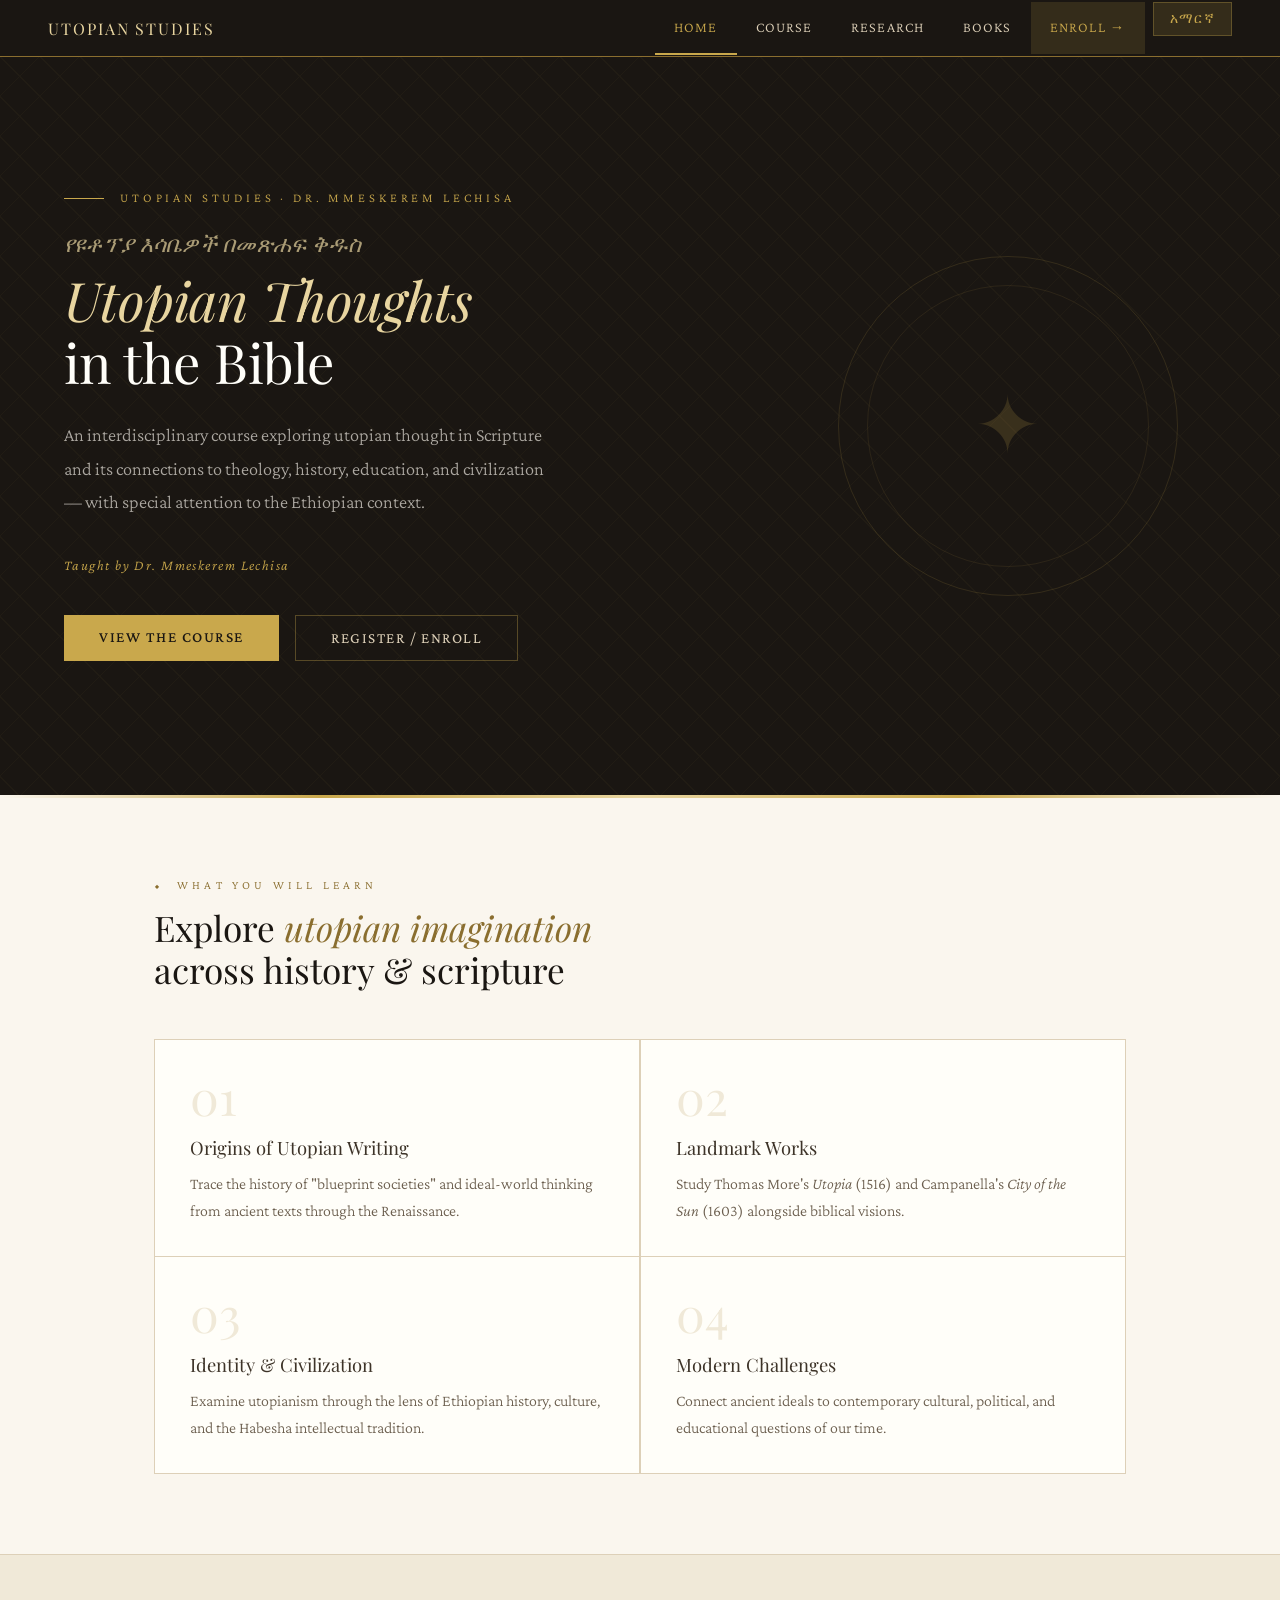
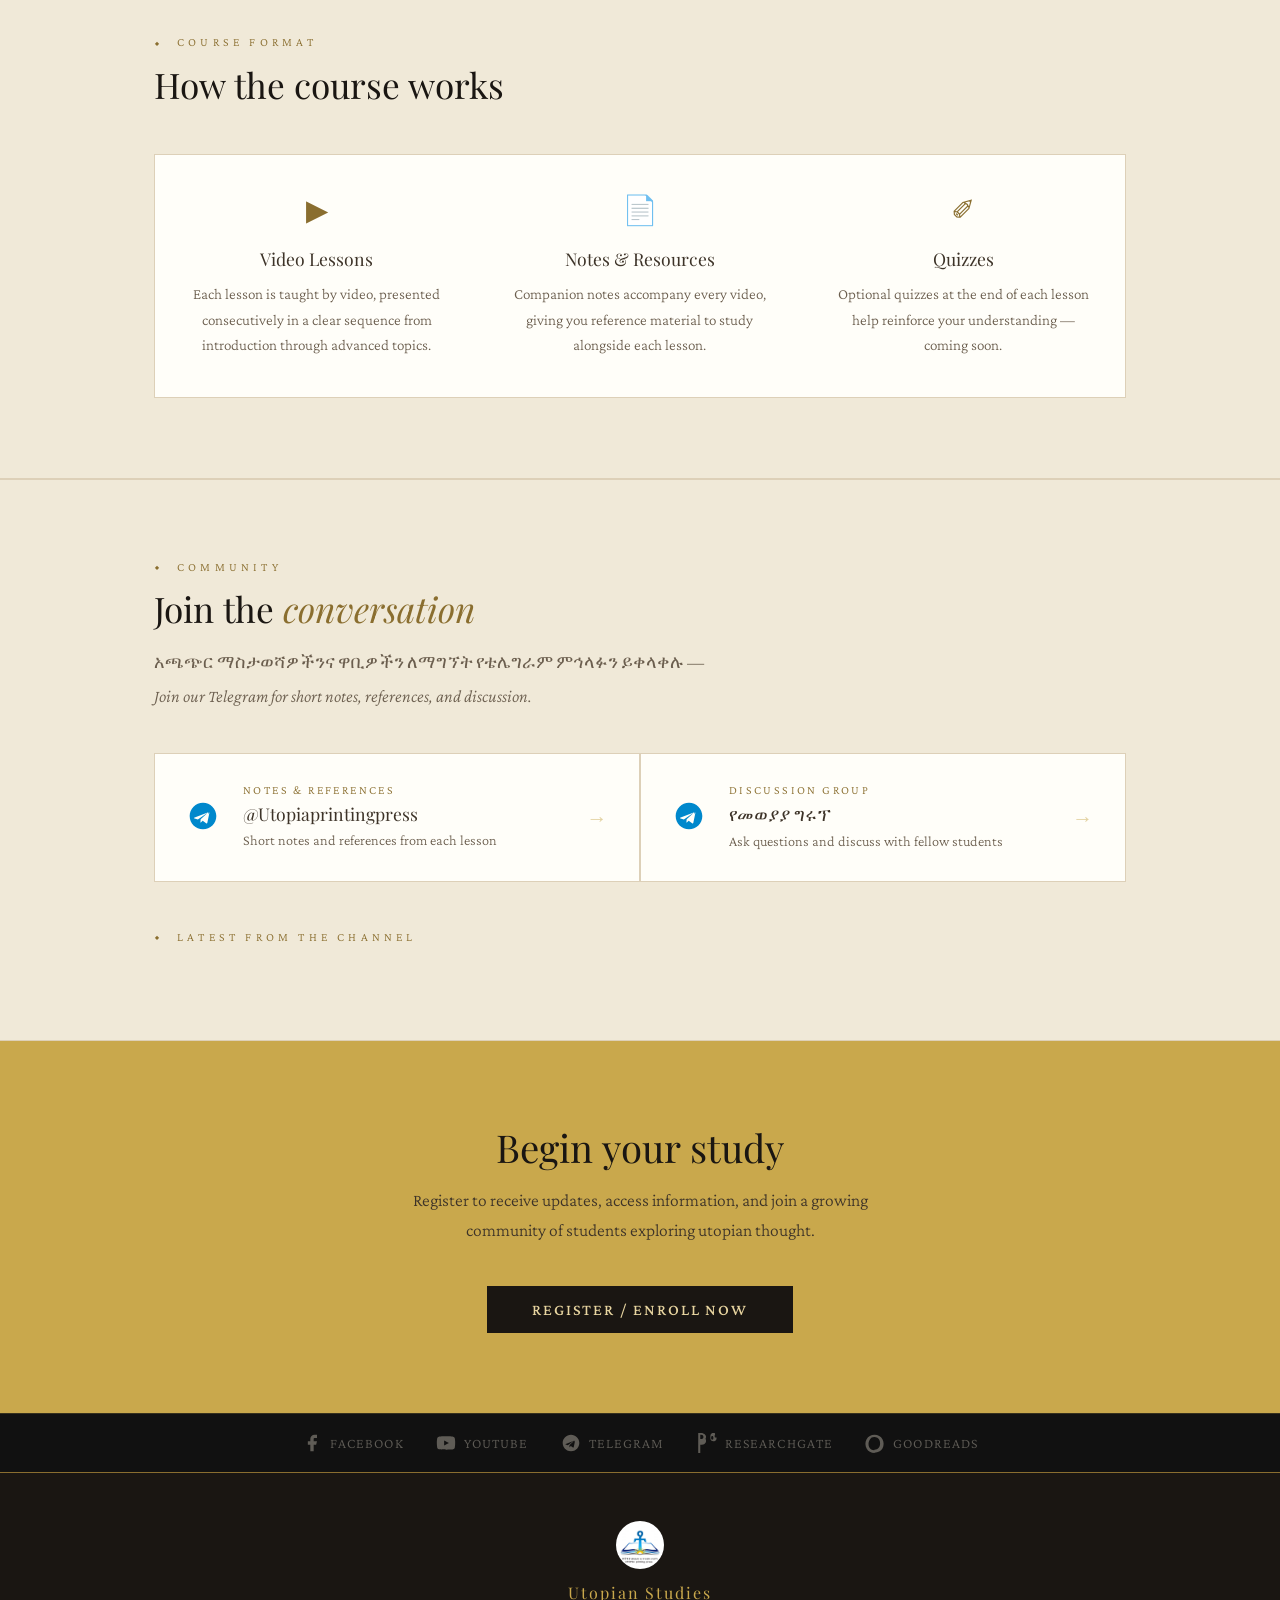
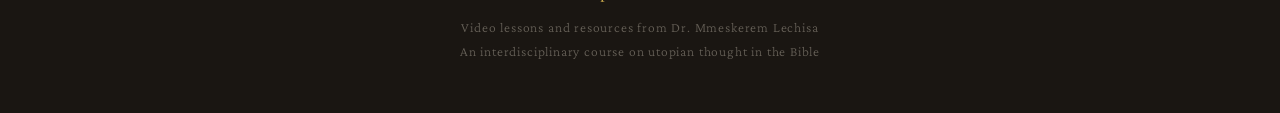
<file: index.html>
<!DOCTYPE html>
<html lang="en">
<head>
<meta charset="UTF-8">
<meta name="viewport" content="width=device-width, initial-scale=1">
<title>Home | Utopian Studies</title>
<meta name="description" content="Video lessons and resources from Dr. Mmeskerem Lechisa Debele.">
<link rel="preconnect" href="https://fonts.googleapis.com">
<link href="https://fonts.googleapis.com/css2?family=Playfair+Display:ital,wght@0,400;0,600;1,400&family=Crimson+Pro:ital,wght@0,300;0,400;0,500;1,300;1,400&display=swap" rel="stylesheet">
<link rel="stylesheet" href="css/style.css">
<style>
.telegram-section{background:var(--parchment-dark);border-top:1px solid var(--parchment-border);border-bottom:1px solid var(--parchment-border)}
.telegram-inner{padding-top:5rem;padding-bottom:5rem}
.telegram-intro{font-size:1.1rem;color:var(--ink-soft);line-height:1.9;margin-bottom:2.5rem;max-width:620px}
.telegram-cards{display:grid;grid-template-columns:1fr 1fr;gap:1.5px;background:var(--parchment-border);border:1.5px solid var(--parchment-border);margin-bottom:3rem}
.tg-card{background:var(--white);padding:1.8rem 2rem;display:flex;align-items:center;gap:1.5rem;text-decoration:none;transition:background 0.2s}
.tg-card:hover{background:var(--parchment)}
.tg-icon{color:#0088cc;flex-shrink:0}
.tg-info{flex:1}
.tg-label{font-size:0.75rem;letter-spacing:0.2em;text-transform:uppercase;color:var(--gold-dark);margin-bottom:0.3rem}
.tg-name{font-family:'Playfair Display',serif;font-size:1.1rem;color:var(--ink-mid);margin-bottom:0.3rem}
.tg-desc{font-size:0.9rem;color:var(--ink-soft);line-height:1.5}
.tg-arrow{color:var(--gold);font-size:1.3rem;opacity:0.5;transition:opacity 0.2s,transform 0.2s;flex-shrink:0}
.tg-card:hover .tg-arrow{opacity:1;transform:translateX(4px)}
.tg-embed-wrap{max-width:540px}
@media(max-width:700px){.telegram-cards{grid-template-columns:1fr}.tg-embed-wrap{max-width:100%}}
</style>
</head>
<body>

<nav>
  <a class="nav-brand" href="index.html" data-t="nav_brand"><img src="images/logo.jpg" alt="Utopia Printing Press logo" class="nav-logo">Utopian Studies</a>
  <button class="nav-toggle" aria-label="Toggle menu">&#9776;</button>
  <ul class="nav-links">
    <li><a href="index.html" class="active" data-t="nav_home">Home</a></li>
    <li><a href="course.html" data-t="nav_course">Course</a></li>
    <li><a href="about.html" data-t="nav_research">Research</a></li>
    <li><a href="books.html" data-t="nav_books">Books</a></li>
    <li><a href="enroll.html" class="nav-enroll" data-t="nav_enroll">Enroll &rarr;</a></li>
    <li><button id="lang-toggle-btn" onclick="toggleLang()" class="lang-btn">አማርኛ</button></li>
  </ul>
</nav>

<section class="hero">
  <div class="hero-bg-pattern"></div>
  <div class="hero-ornament"></div>
  <div class="hero-content">
    <div class="hero-eyebrow" data-t="hero_eyebrow">Utopian Studies &middot; Dr. Mmeskerem Lechisa Debele</div>
    <div class="hero-amharic" data-t="hero_amharic">የዩቶፕያ እሳቤዎች በመጽሐፍ ቅዱስ</div>
    <h1 class="hero-title" data-t="hero_title"><em>Utopian Thoughts</em><br>in the Bible</h1>
    <p class="hero-desc" data-t="hero_desc">An interdisciplinary course exploring utopian thought in Scripture and its connections to theology, history, education, and civilization.</p>
    <p class="hero-author" data-t="hero_author">Taught by Dr. Mmeskerem Lechisa Debele</p>
    <div class="hero-ctas">
      <a class="btn-primary" href="course.html" data-t="hero_btn1">View the Course</a>
      <a class="btn-outline" href="enroll.html" data-t="hero_btn2">Register / Enroll</a>
    </div>
  </div>
</section>

<div class="gold-divider"></div>

<div class="section">
  <div class="section-label" data-t="learn_label">What you will learn</div>
  <h2 class="section-title" data-t="learn_title">Explore <em>utopian imagination</em><br>across history &amp; scripture</h2>
  <div class="learn-grid">
    <div class="learn-card">
      <div class="learn-num">01</div>
      <h3 data-t="learn_1_h">Origins of Utopian Writing</h3>
      <p data-t="learn_1_p">Trace the history of "blueprint societies" and ideal-world thinking from ancient texts through the Renaissance.</p>
    </div>
    <div class="learn-card">
      <div class="learn-num">02</div>
      <h3 data-t="learn_2_h">Landmark Works</h3>
      <p data-t="learn_2_p">Study Thomas More's <em>Utopia</em> (1516) and Campanella's <em>City of the Sun</em> (1603) alongside biblical visions.</p>
    </div>
    <div class="learn-card">
      <div class="learn-num">03</div>
      <h3 data-t="learn_3_h">Identity &amp; Civilization</h3>
      <p data-t="learn_3_p">Examine utopianism through the lens of Ethiopian history, culture, and intellectual tradition.</p>
    </div>
    <div class="learn-card">
      <div class="learn-num">04</div>
      <h3 data-t="learn_4_h">Modern Challenges</h3>
      <p data-t="learn_4_p">Connect ancient ideals to contemporary cultural, political, and educational questions of our time.</p>
    </div>
  </div>
</div>

<div class="format-section">
  <div class="section format-section-inner">
    <div class="section-label" data-t="format_label">Course format</div>
    <h2 class="section-title" data-t="format_title">How the course works</h2>
    <div class="format-grid">
      <div class="format-card">
        <div class="format-icon">&#9654;</div>
        <h3 data-t="format_1_h">Video Lessons</h3>
        <p data-t="format_1_p">Each lesson is taught by video, presented consecutively in a clear sequence.</p>
      </div>
      <div class="format-card">
        <div class="format-icon">&#128196;</div>
        <h3 data-t="format_2_h">Notes &amp; Resources</h3>
        <p data-t="format_2_p">Companion notes accompany every video, giving you reference material to study.</p>
      </div>
      <div class="format-card">
        <div class="format-icon">&#10000;</div>
        <h3 data-t="format_3_h">Quizzes</h3>
        <p data-t="format_3_p">Optional quizzes at the end of each lesson help reinforce your understanding.</p>
      </div>
    </div>
  </div>
</div>

<div class="telegram-section">
  <div class="section telegram-inner">
    <div class="section-label" data-t="tg_label">Community</div>
    <h2 class="section-title" data-t="tg_title">Join the <em>conversation</em></h2>
    <p class="telegram-intro" data-t="tg_intro">አጫጭር ማስታወሻዎችንና ዋቢዎችን ለማግኘት የቴሌግራም ምኅላፉን ይቀላቀሉ</p>
    <div class="telegram-cards">
      <a class="tg-card" href="https://t.me/Utopiaprintingpress" target="_blank" rel="noopener">
        <div class="tg-icon">
          <svg viewBox="0 0 24 24" fill="none" width="32" height="32"><path d="M12 2C6.477 2 2 6.477 2 12s4.477 10 10 10 10-4.477 10-10S17.523 2 12 2zm4.93 7.057l-1.68 7.921c-.125.558-.453.694-.917.432l-2.54-1.873-1.226 1.18c-.135.135-.25.25-.512.25l.183-2.584 4.705-4.25c.204-.183-.045-.283-.316-.1L8.145 14.71l-2.503-.782c-.544-.17-.555-.544.114-.805l9.773-3.768c.453-.163.85.112.4 1.702z" fill="currentColor"/></svg>
        </div>
        <div class="tg-info">
          <div class="tg-label" data-t="tg_1_label">Notes &amp; References</div>
          <div class="tg-name" data-t="tg_1_name">@Utopiaprintingpress</div>
          <div class="tg-desc" data-t="tg_1_desc">Short notes and references from each lesson</div>
        </div>
        <div class="tg-arrow">&rarr;</div>
      </a>
      <a class="tg-card" href="https://t.me/+PyIFdfa0aEAzMmNk" target="_blank" rel="noopener">
        <div class="tg-icon">
          <svg viewBox="0 0 24 24" fill="none" width="32" height="32"><path d="M12 2C6.477 2 2 6.477 2 12s4.477 10 10 10 10-4.477 10-10S17.523 2 12 2zm4.93 7.057l-1.68 7.921c-.125.558-.453.694-.917.432l-2.54-1.873-1.226 1.18c-.135.135-.25.25-.512.25l.183-2.584 4.705-4.25c.204-.183-.045-.283-.316-.1L8.145 14.71l-2.503-.782c-.544-.17-.555-.544.114-.805l9.773-3.768c.453-.163.85.112.4 1.702z" fill="currentColor"/></svg>
        </div>
        <div class="tg-info">
          <div class="tg-label" data-t="tg_2_label">Discussion Group</div>
          <div class="tg-name" data-t="tg_2_name">የመወያያ ግሩፕ</div>
          <div class="tg-desc" data-t="tg_2_desc">Ask questions and discuss with fellow students</div>
        </div>
        <div class="tg-arrow">&rarr;</div>
      </a>
    </div>
    <div class="tg-embed-wrap">
      <div class="section-label" style="margin-bottom:1rem" data-t="tg_embed_label">Latest from the channel</div>
      <script async src="https://telegram.org/js/telegram-widget.js?22" data-telegram-post="Utopiaprintingpress/1" data-width="100%" data-color="C9A84C"></script>
    </div>
  </div>
</div>

<div class="register-section">
  <h2 data-t="reg_title">Begin your study</h2>
  <p data-t="reg_desc">Register to receive updates, access information, and join a growing community of students exploring utopian thought.</p>
  <a class="btn-dark" href="enroll.html" data-t="reg_btn">Register / Enroll Now</a>
</div>


<div class="social-bar">
  <div class="social-inner">
    <div class="social-links">
      <a href="https://www.facebook.com/meskerem.l.debele/" target="_blank" rel="noopener" class="social-link" aria-label="Facebook">
        <svg width="20" height="20" viewBox="0 0 24 24" fill="currentColor"><path d="M18 2h-3a5 5 0 00-5 5v3H7v4h3v8h4v-8h3l1-4h-4V7a1 1 0 011-1h3z"/></svg>
        <span>Facebook</span>
      </a>
      <a href="https://www.youtube.com/channel/UCU0HSw0Vh1EhM1_XMR0sj8A" target="_blank" rel="noopener" class="social-link" aria-label="YouTube">
        <svg width="20" height="20" viewBox="0 0 24 24" fill="currentColor"><path d="M22.54 6.42a2.78 2.78 0 00-1.95-1.96C18.88 4 12 4 12 4s-6.88 0-8.59.46a2.78 2.78 0 00-1.95 1.96A29 29 0 001 12a29 29 0 00.46 5.58A2.78 2.78 0 003.41 19.6C5.12 20 12 20 12 20s6.88 0 8.59-.46a2.78 2.78 0 001.95-1.95A29 29 0 0023 12a29 29 0 00-.46-5.58zM9.75 15.02V8.98L15.5 12l-5.75 3.02z"/></svg>
        <span>YouTube</span>
      </a>
      <a href="https://t.me/Utopiaprintingpress" target="_blank" rel="noopener" class="social-link" aria-label="Telegram Channel">
        <svg width="20" height="20" viewBox="0 0 24 24" fill="currentColor"><path d="M12 2C6.477 2 2 6.477 2 12s4.477 10 10 10 10-4.477 10-10S17.523 2 12 2zm4.93 7.057l-1.68 7.921c-.125.558-.453.694-.917.432l-2.54-1.873-1.226 1.18c-.135.135-.25.25-.512.25l.183-2.584 4.705-4.25c.204-.183-.045-.283-.316-.1L8.145 14.71l-2.503-.782c-.544-.17-.555-.544.114-.805l9.773-3.768c.453-.163.85.112.4 1.702z"/></svg>
        <span>Telegram</span>
      </a>
      <a href="https://www.researchgate.net/profile/Meskerem-Debele" target="_blank" rel="noopener" class="social-link" aria-label="ResearchGate">
        <svg width="20" height="20" viewBox="0 0 24 24" fill="currentColor"><path d="M19.586 0c-.818 0-1.508.19-2.073.565-.563.377-.97.936-1.213 1.68a3.193 3.193 0 00-.112.437 8.365 8.365 0 00-.078.53 9 9 0 00-.05.727c-.01.282-.013.621-.013 1.016a31.121 31.121 0 00.014 1.017 9 9 0 00.05.727 7.946 7.946 0 00.077.53 3.193 3.193 0 00.113.436c.242.744.65 1.303 1.213 1.68.565.376 1.255.564 2.073.564.737 0 1.398-.148 1.985-.44a3.396 3.396 0 001.388-1.218c.348-.523.521-1.148.521-1.877v-.84H19.63v.84c0 .545-.115.96-.345 1.246-.23.288-.558.43-.985.43-.427 0-.756-.142-.985-.43-.23-.287-.344-.7-.344-1.246V5.368c0-.568.112-.995.336-1.282.225-.287.557-.43.993-.43.427 0 .754.143.985.43.23.287.345.714.345 1.282v.839h1.879v-.84c0-.728-.174-1.353-.521-1.876A3.396 3.396 0 0021.57.44C20.984.148 20.323 0 19.586 0zM1.453 .089v23.823H3.93v-9.913h2.014c.96 0 1.815-.19 2.56-.566a4.116 4.116 0 001.742-1.63c.416-.706.624-1.548.624-2.523 0-.975-.208-1.817-.624-2.523A4.116 4.116 0 007.504.657C6.759.281 5.904.089 4.944.089zm2.478 2.014h.933c.883 0 1.578.228 2.085.684.506.456.76 1.09.76 1.903 0 .812-.254 1.446-.76 1.902-.507.456-1.202.684-2.085.684H3.93z"/></svg>
        <span>ResearchGate</span>
      </a>
      <a href="https://www.goodreads.com/author/show/22308841.Dr_Meskerem_Lechissa" target="_blank" rel="noopener" class="social-link" aria-label="Goodreads">
        <svg width="20" height="20" viewBox="0 0 24 24" fill="currentColor"><path d="M11.43 23.992c-2.111 0-3.998-.498-5.661-1.494a10.392 10.392 0 01-3.846-4.035C.975 16.95.5 15.124.5 13.007c0-2.145.472-4.026 1.415-5.644.942-1.617 2.234-2.88 3.875-3.787C7.431 2.67 9.306 2.216 11.43 2.216c2.111 0 3.993.458 5.647 1.374 1.654.917 2.945 2.18 3.875 3.787.93 1.608 1.395 3.43 1.395 5.467 0 2.118-.465 3.994-1.395 5.628-.93 1.635-2.22 2.912-3.875 3.828-1.654.917-3.536 1.375-5.647 1.375v.317zm-.26-3.83c1.39 0 2.61-.33 3.663-.99 1.053-.66 1.862-1.573 2.427-2.738.565-1.165.847-2.487.847-3.968 0-1.497-.28-2.82-.847-3.968-.565-1.148-1.374-2.053-2.427-2.713-1.053-.66-2.274-.99-3.663-.99-1.39 0-2.61.33-3.663.99C6.454 7.124 5.645 8.03 5.08 9.177c-.565 1.148-.848 2.47-.848 3.968 0 1.481.283 2.803.848 3.968.565 1.165 1.374 2.077 2.427 2.738 1.053.66 2.274.99 3.663.99z"/></svg>
        <span>Goodreads</span>
      </a>
    </div>
  </div>
</div>

<footer>
  <div class="footer-brand"><img src="images/logo.jpg" alt="Utopia Printing Press logo" class="footer-logo"><span data-t="nav_brand">Utopian Studies</span></div>
  <p data-t="footer_sub">Video lessons and resources from Dr. Mmeskerem Lechisa<br>An interdisciplinary course on utopian thought in the Bible</p>
</footer>

<script src="js/nav.js"></script>
<script src="js/lang.js"></script>
</body>
</html>
</file>
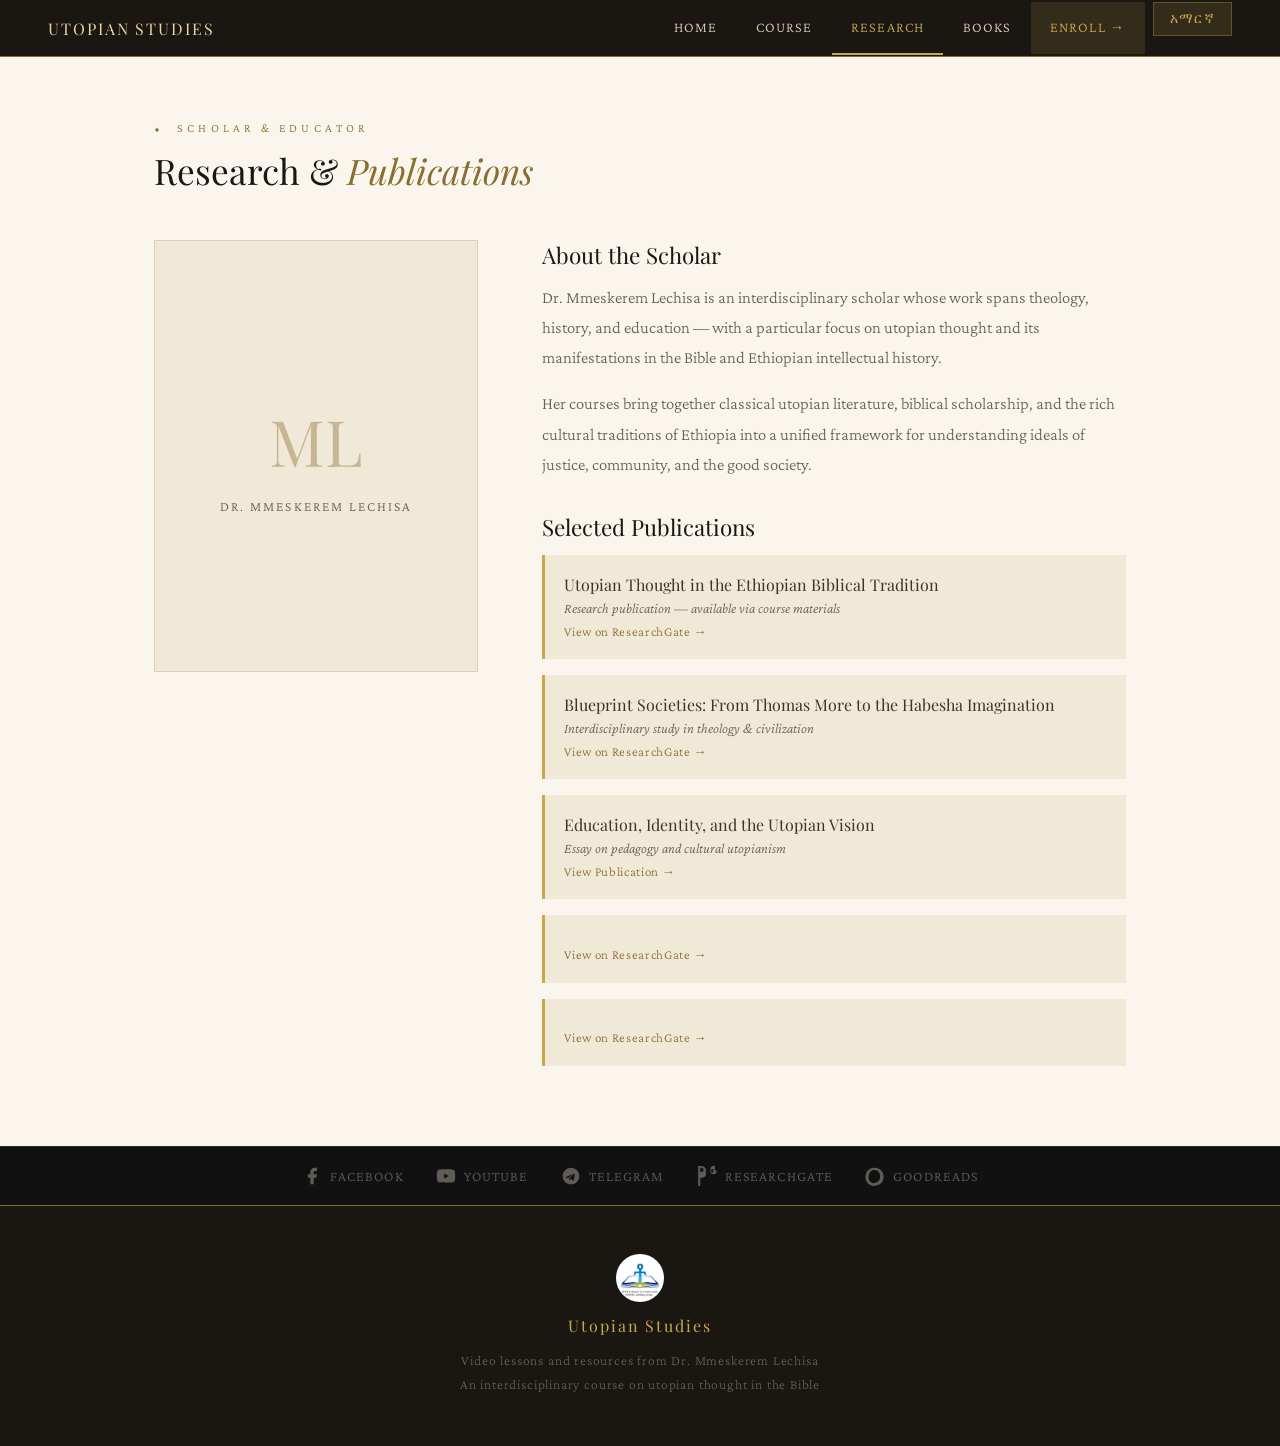
<file: about.html>
<!DOCTYPE html>
<html lang="en">
<head>
<meta charset="UTF-8">
<meta name="viewport" content="width=device-width, initial-scale=1">
<title>Research | Utopian Studies</title>
<link rel="preconnect" href="https://fonts.googleapis.com">
<link href="https://fonts.googleapis.com/css2?family=Playfair+Display:ital,wght@0,400;0,600;1,400&family=Crimson+Pro:ital,wght@0,300;0,400;0,500;1,300;1,400&display=swap" rel="stylesheet">
<link rel="stylesheet" href="css/style.css">
<style>
.pub-link{display:inline-block;margin-top:0.5rem;font-size:0.82rem;color:var(--gold-dark);text-decoration:none;letter-spacing:0.05em}
.pub-link:hover{color:var(--gold);text-decoration:underline}
</style>
</head>
<body>
<nav>
  <a class="nav-brand" href="index.html" data-t="nav_brand"><img src="images/logo.jpg" alt="Utopia Printing Press logo" class="nav-logo">Utopian Studies</a>
  <button class="nav-toggle" aria-label="Toggle menu">&#9776;</button>
  <ul class="nav-links">
    <li><a href="index.html" data-t="nav_home">Home</a></li>
    <li><a href="course.html" data-t="nav_course">Course</a></li>
    <li><a href="about.html" class="active" data-t="nav_research">Research</a></li>
    <li><a href="books.html" data-t="nav_books">Books</a></li>
    <li><a href="enroll.html" class="nav-enroll" data-t="nav_enroll">Enroll &rarr;</a></li>
    <li><button id="lang-toggle-btn" onclick="toggleLang()" class="lang-btn">አማርኛ</button></li>
  </ul>
</nav>
<div class="section" style="padding-top:4rem">
  <div class="section-label" data-t="about_label">Scholar &amp; Educator</div>
  <h1 class="section-title" data-t="about_title">Research &amp; <em>Publications</em></h1>
  <div class="about-layout" style="margin-top:3rem">
    <div class="about-portrait">
      <div class="portrait-initials">ML</div>
      <div class="portrait-caption" data-t="portrait_cap">Dr. Mmeskerem Lechisa</div>
    </div>
    <div class="about-body">
      <h3 data-t="about_h3_1">About the Scholar</h3>
      <p data-t="about_p1">Dr. Mmeskerem Lechisa is an interdisciplinary scholar whose work spans theology, history, and education.</p>
      <p data-t="about_p2">Her courses bring together classical utopian literature, biblical scholarship, and the rich cultural traditions of Ethiopia.</p>
      <h3 data-t="about_h3_2">Selected Publications</h3>
      <ul class="pub-list">
        <li>
          <div class="pub-title" data-t="pub_1_title">The Ethiopian Root of Thomas More's Utopia</div>
          <div class="pub-meta" data-t="pub_1_meta">Article &middot; January 2016 &middot; ResearchGate</div>
          <a href="https://www.researchgate.net/profile/Meskerem-Debele" target="_blank" rel="noopener" class="pub-link">View on ResearchGate &rarr;</a>
        </li>
        <li>
          <div class="pub-title" data-t="pub_2_title">Ethiopian Environmental Education from a Utopian Perspective</div>
          <div class="pub-meta" data-t="pub_2_meta">A comparative study of two children's outlooks &middot; University of Cincinnati</div>
          <a href="https://www.researchgate.net/profile/Meskerem-Debele" target="_blank" rel="noopener" class="pub-link">View on ResearchGate &rarr;</a>
        </li>
        <li>
          <div class="pub-title" data-t="pub_3_title">Curriculum as Unquestioned Hegemony</div>
          <div class="pub-meta" data-t="pub_3_meta">Bahir Dar Journal of Education &middot; Vol. 17 No. 1, 2017</div>
          <a href="https://journals.bdu.edu.et/index.php/bje/article/view/27" target="_blank" rel="noopener" class="pub-link">View Publication &rarr;</a>
        </li>
        <li>
          <div class="pub-title" data-t="pub_4_title">Views of Nature, the Environment and the Human-Nature Relationships in Ethiopian Primary School Textbooks</div>
          <div class="pub-meta" data-t="pub_4_meta">Bahir Dar University &middot; Department of Teacher Education and Curriculum Studies</div>
          <a href="https://www.researchgate.net/profile/Meskerem-Debele" target="_blank" rel="noopener" class="pub-link">View on ResearchGate &rarr;</a>
        </li>
        <li>
          <div class="pub-title" data-t="pub_5_title">Societal and Cultural Norms that Expose Children to Early Alcohol Use in Amhara Region</div>
          <div class="pub-meta" data-t="pub_5_meta">Article &middot; February 2023 &middot; Bahir Dar University</div>
          <a href="https://www.researchgate.net/profile/Meskerem-Debele" target="_blank" rel="noopener" class="pub-link">View on ResearchGate &rarr;</a>
        </li>
      </ul>
    </div>
  </div>
</div>

<div class="social-bar">
  <div class="social-inner">
    <div class="social-links">
      <a href="https://www.facebook.com/meskerem.l.debele/" target="_blank" rel="noopener" class="social-link" aria-label="Facebook">
        <svg width="20" height="20" viewBox="0 0 24 24" fill="currentColor"><path d="M18 2h-3a5 5 0 00-5 5v3H7v4h3v8h4v-8h3l1-4h-4V7a1 1 0 011-1h3z"/></svg>
        <span>Facebook</span>
      </a>
      <a href="https://www.youtube.com/channel/UCU0HSw0Vh1EhM1_XMR0sj8A" target="_blank" rel="noopener" class="social-link" aria-label="YouTube">
        <svg width="20" height="20" viewBox="0 0 24 24" fill="currentColor"><path d="M22.54 6.42a2.78 2.78 0 00-1.95-1.96C18.88 4 12 4 12 4s-6.88 0-8.59.46a2.78 2.78 0 00-1.95 1.96A29 29 0 001 12a29 29 0 00.46 5.58A2.78 2.78 0 003.41 19.6C5.12 20 12 20 12 20s6.88 0 8.59-.46a2.78 2.78 0 001.95-1.95A29 29 0 0023 12a29 29 0 00-.46-5.58zM9.75 15.02V8.98L15.5 12l-5.75 3.02z"/></svg>
        <span>YouTube</span>
      </a>
      <a href="https://t.me/Utopiaprintingpress" target="_blank" rel="noopener" class="social-link" aria-label="Telegram Channel">
        <svg width="20" height="20" viewBox="0 0 24 24" fill="currentColor"><path d="M12 2C6.477 2 2 6.477 2 12s4.477 10 10 10 10-4.477 10-10S17.523 2 12 2zm4.93 7.057l-1.68 7.921c-.125.558-.453.694-.917.432l-2.54-1.873-1.226 1.18c-.135.135-.25.25-.512.25l.183-2.584 4.705-4.25c.204-.183-.045-.283-.316-.1L8.145 14.71l-2.503-.782c-.544-.17-.555-.544.114-.805l9.773-3.768c.453-.163.85.112.4 1.702z"/></svg>
        <span>Telegram</span>
      </a>
      <a href="https://www.researchgate.net/profile/Meskerem-Debele" target="_blank" rel="noopener" class="social-link" aria-label="ResearchGate">
        <svg width="20" height="20" viewBox="0 0 24 24" fill="currentColor"><path d="M19.586 0c-.818 0-1.508.19-2.073.565-.563.377-.97.936-1.213 1.68a3.193 3.193 0 00-.112.437 8.365 8.365 0 00-.078.53 9 9 0 00-.05.727c-.01.282-.013.621-.013 1.016a31.121 31.121 0 00.014 1.017 9 9 0 00.05.727 7.946 7.946 0 00.077.53 3.193 3.193 0 00.113.436c.242.744.65 1.303 1.213 1.68.565.376 1.255.564 2.073.564.737 0 1.398-.148 1.985-.44a3.396 3.396 0 001.388-1.218c.348-.523.521-1.148.521-1.877v-.84H19.63v.84c0 .545-.115.96-.345 1.246-.23.288-.558.43-.985.43-.427 0-.756-.142-.985-.43-.23-.287-.344-.7-.344-1.246V5.368c0-.568.112-.995.336-1.282.225-.287.557-.43.993-.43.427 0 .754.143.985.43.23.287.345.714.345 1.282v.839h1.879v-.84c0-.728-.174-1.353-.521-1.876A3.396 3.396 0 0021.57.44C20.984.148 20.323 0 19.586 0zM1.453 .089v23.823H3.93v-9.913h2.014c.96 0 1.815-.19 2.56-.566a4.116 4.116 0 001.742-1.63c.416-.706.624-1.548.624-2.523 0-.975-.208-1.817-.624-2.523A4.116 4.116 0 007.504.657C6.759.281 5.904.089 4.944.089zm2.478 2.014h.933c.883 0 1.578.228 2.085.684.506.456.76 1.09.76 1.903 0 .812-.254 1.446-.76 1.902-.507.456-1.202.684-2.085.684H3.93z"/></svg>
        <span>ResearchGate</span>
      </a>
      <a href="https://www.goodreads.com/author/show/22308841.Dr_Meskerem_Lechissa" target="_blank" rel="noopener" class="social-link" aria-label="Goodreads">
        <svg width="20" height="20" viewBox="0 0 24 24" fill="currentColor"><path d="M11.43 23.992c-2.111 0-3.998-.498-5.661-1.494a10.392 10.392 0 01-3.846-4.035C.975 16.95.5 15.124.5 13.007c0-2.145.472-4.026 1.415-5.644.942-1.617 2.234-2.88 3.875-3.787C7.431 2.67 9.306 2.216 11.43 2.216c2.111 0 3.993.458 5.647 1.374 1.654.917 2.945 2.18 3.875 3.787.93 1.608 1.395 3.43 1.395 5.467 0 2.118-.465 3.994-1.395 5.628-.93 1.635-2.22 2.912-3.875 3.828-1.654.917-3.536 1.375-5.647 1.375v.317zm-.26-3.83c1.39 0 2.61-.33 3.663-.99 1.053-.66 1.862-1.573 2.427-2.738.565-1.165.847-2.487.847-3.968 0-1.497-.28-2.82-.847-3.968-.565-1.148-1.374-2.053-2.427-2.713-1.053-.66-2.274-.99-3.663-.99-1.39 0-2.61.33-3.663.99C6.454 7.124 5.645 8.03 5.08 9.177c-.565 1.148-.848 2.47-.848 3.968 0 1.481.283 2.803.848 3.968.565 1.165 1.374 2.077 2.427 2.738 1.053.66 2.274.99 3.663.99z"/></svg>
        <span>Goodreads</span>
      </a>
    </div>
  </div>
</div>

<footer>
  <div class="footer-brand"><img src="images/logo.jpg" alt="Utopia Printing Press logo" class="footer-logo"><span data-t="nav_brand">Utopian Studies</span></div>
  <p data-t="footer_sub">Video lessons and resources from Dr. Mmeskerem Lechisa</p>
</footer>
<script src="js/nav.js"></script>
<script src="js/lang.js"></script>
</body>
</html>
</file>
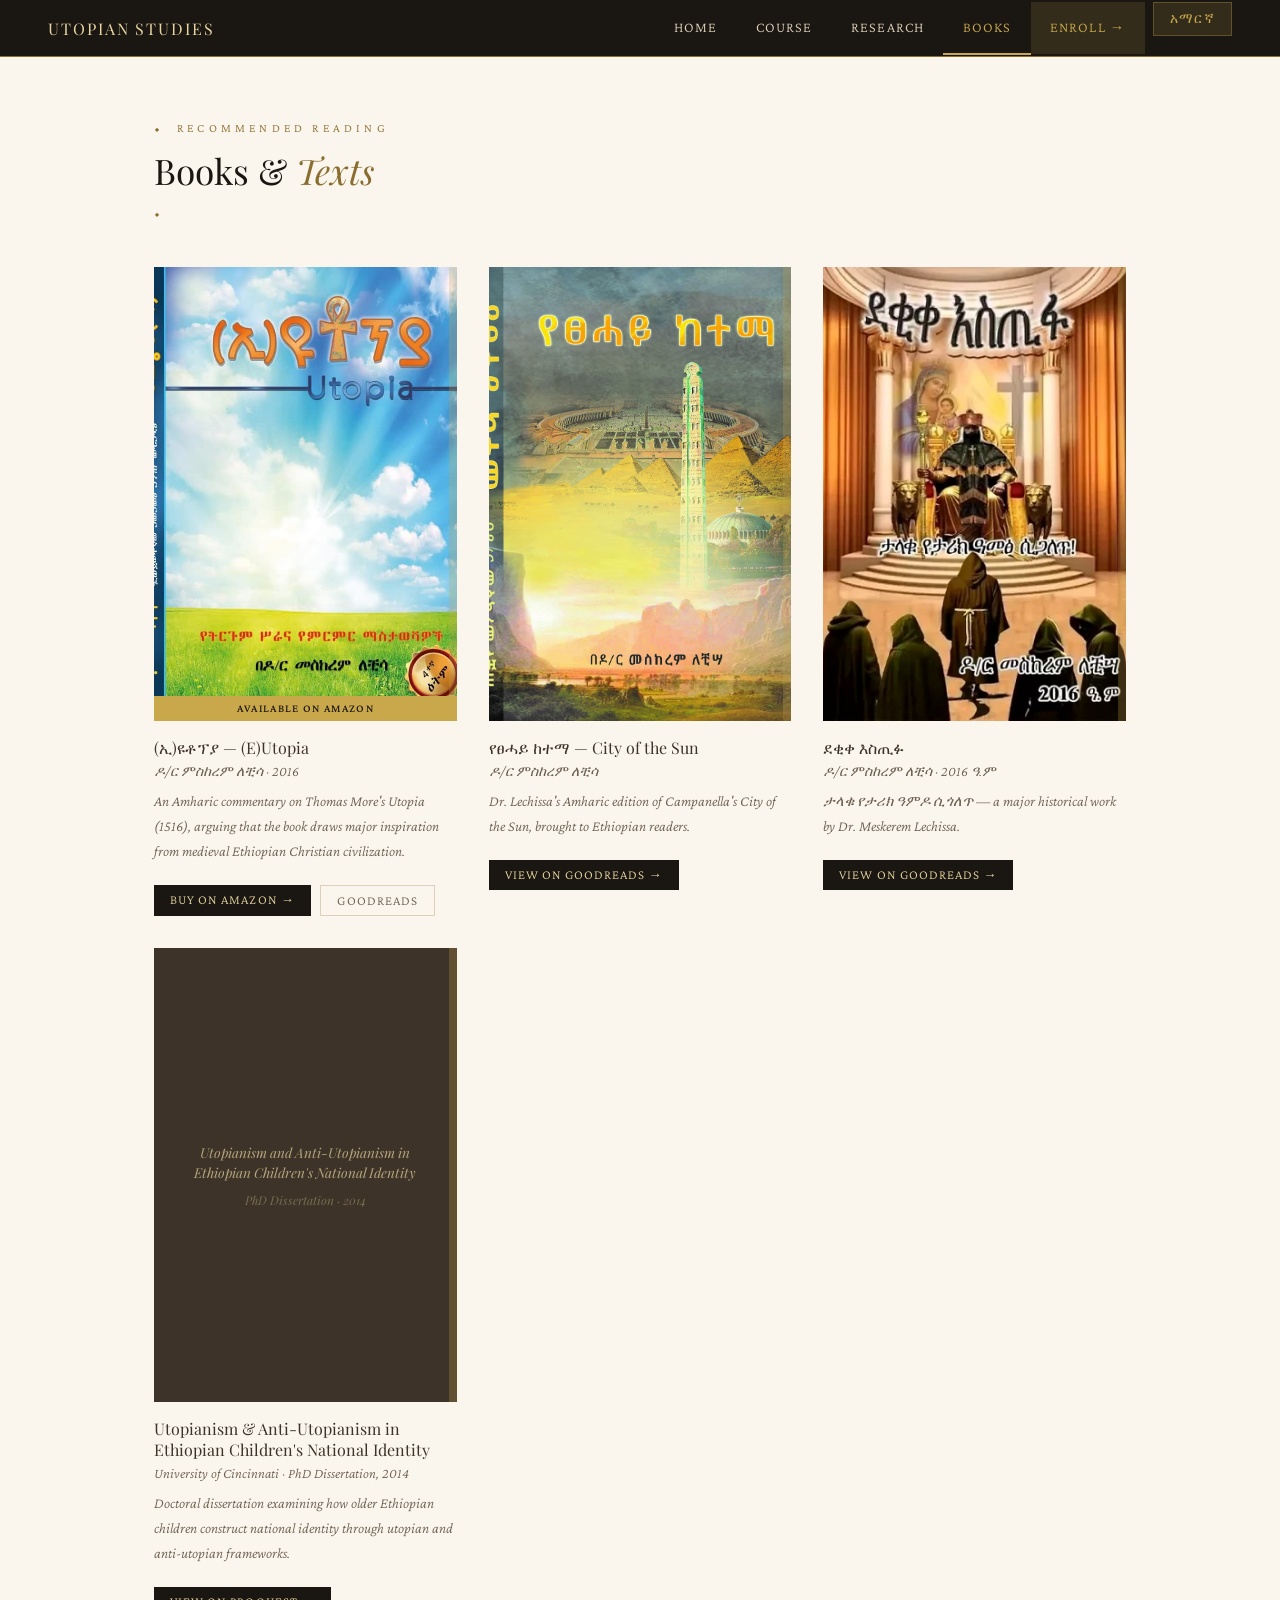
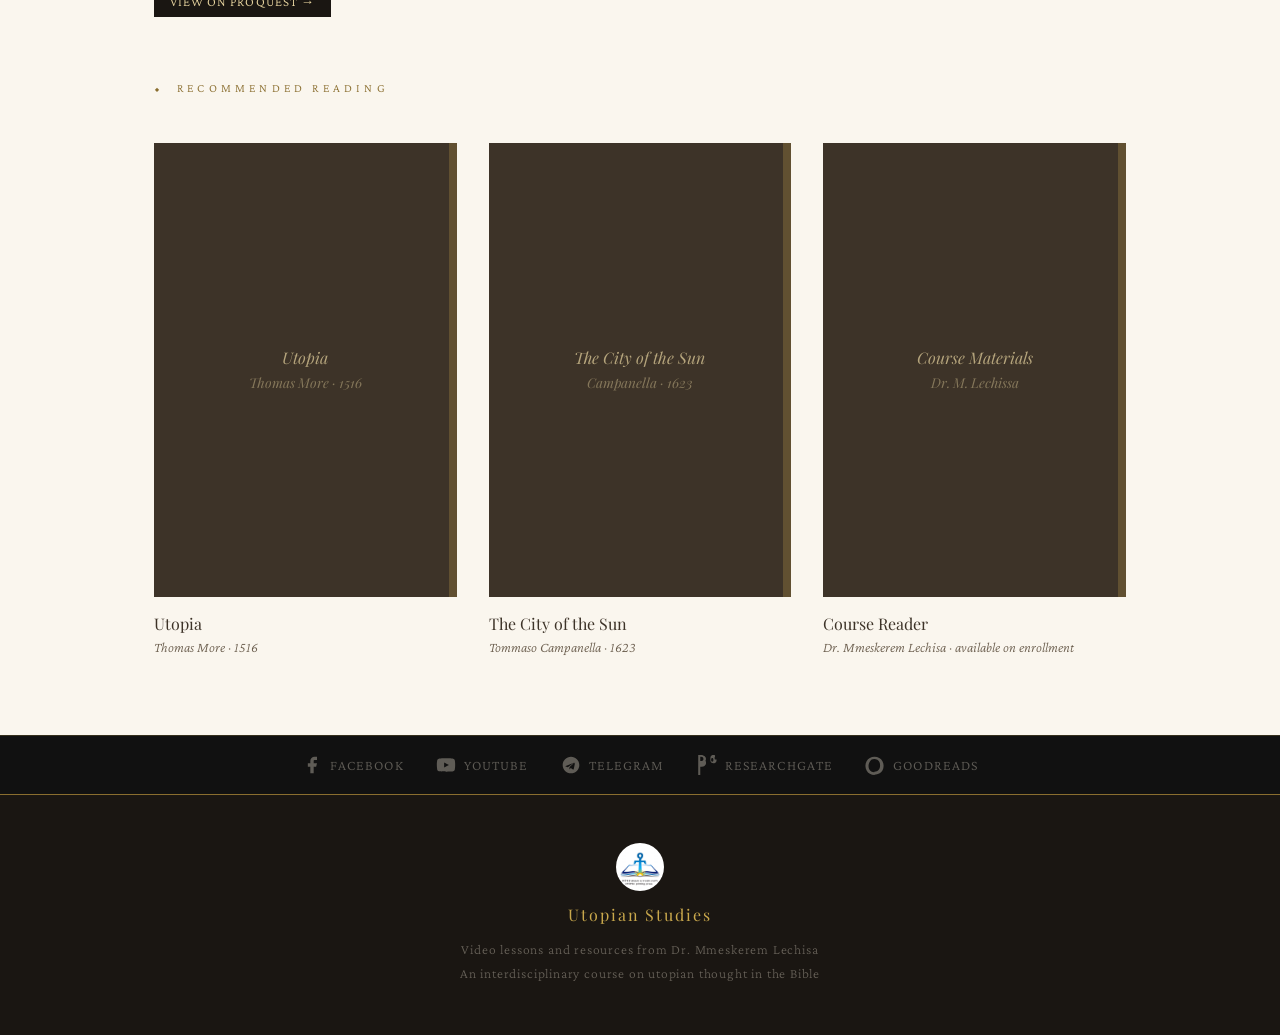
<file: books.html>
<!DOCTYPE html>
<html lang="en">
<head>
<meta charset="UTF-8">
<meta name="viewport" content="width=device-width, initial-scale=1">
<title>Books | Utopian Studies</title>
<link rel="preconnect" href="https://fonts.googleapis.com">
<link href="https://fonts.googleapis.com/css2?family=Playfair+Display:ital,wght@0,400;0,600;1,400&family=Crimson+Pro:ital,wght@0,300;0,400;0,500;1,300;1,400&display=swap" rel="stylesheet">
<link rel="stylesheet" href="css/style.css">
<style>
.book-cover-img{padding:0!important;overflow:hidden}
.book-cover-img img{width:100%;height:100%;object-fit:cover;display:block;transition:transform 0.3s}
.book-card:hover .book-cover-img img{transform:scale(1.03)}

.book-cover-link{text-decoration:none;display:flex;align-items:center;justify-content:center;padding:1.5rem;position:relative;overflow:hidden}
.book-buy-badge{position:absolute;bottom:0;left:0;right:0;background:var(--gold);color:var(--ink);font-size:0.7rem;letter-spacing:0.12em;text-transform:uppercase;text-align:center;padding:0.4rem;font-weight:500}
.book-desc{font-size:0.92rem;color:var(--ink-soft);line-height:1.7;margin:0.6rem 0 0.8rem;font-style:italic}
.book-links{display:flex;gap:0.6rem;flex-wrap:wrap;margin-top:0.5rem}
.book-link-btn{display:inline-block;padding:0.45rem 1rem;background:var(--ink);color:var(--gold-light);font-family:'Crimson Pro',serif;font-size:0.82rem;letter-spacing:0.08em;text-transform:uppercase;text-decoration:none;transition:background 0.2s}
.book-link-btn:hover{background:var(--ink-mid)}
.book-link-secondary{background:transparent;color:var(--ink-soft);border:1px solid var(--parchment-border)}
.book-link-secondary:hover{background:var(--parchment-dark);color:var(--ink)}
</style>
</head>
<body>
<nav>
  <a class="nav-brand" href="index.html" data-t="nav_brand"><img src="images/logo.jpg" alt="Utopia Printing Press logo" class="nav-logo">Utopian Studies</a>
  <button class="nav-toggle" aria-label="Toggle menu">&#9776;</button>
  <ul class="nav-links">
    <li><a href="index.html" data-t="nav_home">Home</a></li>
    <li><a href="course.html" data-t="nav_course">Course</a></li>
    <li><a href="about.html" data-t="nav_research">Research</a></li>
    <li><a href="books.html" class="active" data-t="nav_books">Books</a></li>
    <li><a href="enroll.html" class="nav-enroll" data-t="nav_enroll">Enroll &rarr;</a></li>
    <li><button id="lang-toggle-btn" onclick="toggleLang()" class="lang-btn">አማርኛ</button></li>
  </ul>
</nav>
<div class="section" style="padding-top:4rem">
  <div class="section-label" data-t="books_label">Recommended Reading</div>
  <h1 class="section-title" data-t="books_title">Books &amp; <em>Texts</em></h1>
  <!-- Dr. Meskerem's own books -->
  <div class="section-label" style="margin-bottom:1.5rem;margin-top:0" data-t="books_by_dr">Books by Dr. Meskerem Lechissa</div>
  <div class="books-grid" style="margin-bottom:4rem">

    <div class="book-card">
      <a href="https://www.amazon.com/dp/B09T1N7CZ1" target="_blank" rel="noopener" class="book-cover book-cover-link book-cover-img">
        <img src="images/book-utopia.jpg" alt="(ኢ)ዩቶፕያ - Utopia book cover">
        <div class="book-buy-badge">Available on Amazon</div>
      </a>
      <div class="book-title">(ኢ)ዩቶፕያ — (E)Utopia</div>
      <div class="book-meta">ዶ/ር ምስከረም ለቺሳ &middot; 2016</div>
      <p class="book-desc">An Amharic commentary on Thomas More's <em>Utopia</em> (1516), arguing that the book draws major inspiration from medieval Ethiopian Christian civilization.</p>
      <div class="book-links">
        <a href="https://www.amazon.com/dp/B09T1N7CZ1" target="_blank" rel="noopener" class="book-link-btn">Buy on Amazon &rarr;</a>
        <a href="https://www.goodreads.com/book/show/60650631" target="_blank" rel="noopener" class="book-link-btn book-link-secondary">Goodreads</a>
      </div>
    </div>

    <div class="book-card">
      <a href="https://www.goodreads.com/book/show/75336147" target="_blank" rel="noopener" class="book-cover book-cover-link book-cover-img">
        <img src="images/book-cityofsun.jpg" alt="የፀሓይ ከተማ - City of the Sun book cover">
      </a>
      <div class="book-title">የፀሓይ ከተማ — City of the Sun</div>
      <div class="book-meta">ዶ/ር ምስከረም ለቺሳ</div>
      <p class="book-desc">Dr. Lechissa's Amharic edition of Campanella's <em>City of the Sun</em>, brought to Ethiopian readers.</p>
      <div class="book-links">
        <a href="https://www.goodreads.com/book/show/75336147" target="_blank" rel="noopener" class="book-link-btn">View on Goodreads &rarr;</a>
      </div>
    </div>

    <div class="book-card">
      <div class="book-cover book-cover-img" style="cursor:default">
        <img src="images/book-deqiqe.jpg" alt="ደቂቀ እስጢፉ book cover">
      </div>
      <div class="book-title">ደቂቀ እስጢፉ</div>
      <div class="book-meta">ዶ/ር ምስከረም ለቺሳ &middot; 2016 ዓ.ም</div>
      <p class="book-desc">ታላቁ የታሪክ ዓምዶ ሲጎለጥ — a major historical work by Dr. Meskerem Lechissa.</p>
      <div class="book-links">
        <a href="https://www.goodreads.com/author/show/22308841.Dr_Meskerem_Lechissa" target="_blank" rel="noopener" class="book-link-btn">View on Goodreads &rarr;</a>
      </div>
    </div>

    <div class="book-card">
      <a href="https://www.proquest.com/openview/117f514c2d8468d6563273d34ec115d7/1" target="_blank" rel="noopener" class="book-cover book-cover-link" style="background:var(--ink-mid)">
        <div class="book-cover-text" style="font-size:0.85rem">Utopianism and Anti-Utopianism in Ethiopian Children's National Identity<br><span style="font-size:0.75rem;opacity:0.5;margin-top:0.5rem;display:block">PhD Dissertation &middot; 2014</span></div>
      </a>
      <div class="book-title">Utopianism &amp; Anti-Utopianism in Ethiopian Children's National Identity</div>
      <div class="book-meta">University of Cincinnati &middot; PhD Dissertation, 2014</div>
      <p class="book-desc">Doctoral dissertation examining how older Ethiopian children construct national identity through utopian and anti-utopian frameworks.</p>
      <div class="book-links">
        <a href="https://www.proquest.com/openview/117f514c2d8468d6563273d34ec115d7/1" target="_blank" rel="noopener" class="book-link-btn">View on ProQuest &rarr;</a>
      </div>
    </div>

  </div>

  <!-- Course reading list -->
  <div class="section-label" style="margin-bottom:1.5rem" data-t="books_label">Recommended Reading</div>
  <div class="books-grid">
    <div class="book-card">
      <div class="book-cover"><div class="book-cover-text">Utopia<br><span style="font-size:0.85rem;opacity:0.6">Thomas More &middot; 1516</span></div></div>
      <div class="book-title">Utopia</div>
      <div class="book-meta">Thomas More &middot; 1516</div>
    </div>
    <div class="book-card">
      <div class="book-cover"><div class="book-cover-text">The City of the Sun<br><span style="font-size:0.85rem;opacity:0.6">Campanella &middot; 1623</span></div></div>
      <div class="book-title">The City of the Sun</div>
      <div class="book-meta">Tommaso Campanella &middot; 1623</div>
    </div>
    <div class="book-card">
      <div class="book-cover"><div class="book-cover-text">Course Materials<br><span style="font-size:0.85rem;opacity:0.6">Dr. M. Lechissa</span></div></div>
      <div class="book-title" data-t="book_3_title">Course Reader</div>
      <div class="book-meta" data-t="book_3_meta">Dr. Mmeskerem Lechissa &middot; available on enrollment</div>
    </div>
  </div>
</div>

<div class="social-bar">
  <div class="social-inner">
    <div class="social-links">
      <a href="https://www.facebook.com/meskerem.l.debele/" target="_blank" rel="noopener" class="social-link" aria-label="Facebook">
        <svg width="20" height="20" viewBox="0 0 24 24" fill="currentColor"><path d="M18 2h-3a5 5 0 00-5 5v3H7v4h3v8h4v-8h3l1-4h-4V7a1 1 0 011-1h3z"/></svg>
        <span>Facebook</span>
      </a>
      <a href="https://www.youtube.com/channel/UCU0HSw0Vh1EhM1_XMR0sj8A" target="_blank" rel="noopener" class="social-link" aria-label="YouTube">
        <svg width="20" height="20" viewBox="0 0 24 24" fill="currentColor"><path d="M22.54 6.42a2.78 2.78 0 00-1.95-1.96C18.88 4 12 4 12 4s-6.88 0-8.59.46a2.78 2.78 0 00-1.95 1.96A29 29 0 001 12a29 29 0 00.46 5.58A2.78 2.78 0 003.41 19.6C5.12 20 12 20 12 20s6.88 0 8.59-.46a2.78 2.78 0 001.95-1.95A29 29 0 0023 12a29 29 0 00-.46-5.58zM9.75 15.02V8.98L15.5 12l-5.75 3.02z"/></svg>
        <span>YouTube</span>
      </a>
      <a href="https://t.me/Utopiaprintingpress" target="_blank" rel="noopener" class="social-link" aria-label="Telegram Channel">
        <svg width="20" height="20" viewBox="0 0 24 24" fill="currentColor"><path d="M12 2C6.477 2 2 6.477 2 12s4.477 10 10 10 10-4.477 10-10S17.523 2 12 2zm4.93 7.057l-1.68 7.921c-.125.558-.453.694-.917.432l-2.54-1.873-1.226 1.18c-.135.135-.25.25-.512.25l.183-2.584 4.705-4.25c.204-.183-.045-.283-.316-.1L8.145 14.71l-2.503-.782c-.544-.17-.555-.544.114-.805l9.773-3.768c.453-.163.85.112.4 1.702z"/></svg>
        <span>Telegram</span>
      </a>
      <a href="https://www.researchgate.net/profile/Meskerem-Debele" target="_blank" rel="noopener" class="social-link" aria-label="ResearchGate">
        <svg width="20" height="20" viewBox="0 0 24 24" fill="currentColor"><path d="M19.586 0c-.818 0-1.508.19-2.073.565-.563.377-.97.936-1.213 1.68a3.193 3.193 0 00-.112.437 8.365 8.365 0 00-.078.53 9 9 0 00-.05.727c-.01.282-.013.621-.013 1.016a31.121 31.121 0 00.014 1.017 9 9 0 00.05.727 7.946 7.946 0 00.077.53 3.193 3.193 0 00.113.436c.242.744.65 1.303 1.213 1.68.565.376 1.255.564 2.073.564.737 0 1.398-.148 1.985-.44a3.396 3.396 0 001.388-1.218c.348-.523.521-1.148.521-1.877v-.84H19.63v.84c0 .545-.115.96-.345 1.246-.23.288-.558.43-.985.43-.427 0-.756-.142-.985-.43-.23-.287-.344-.7-.344-1.246V5.368c0-.568.112-.995.336-1.282.225-.287.557-.43.993-.43.427 0 .754.143.985.43.23.287.345.714.345 1.282v.839h1.879v-.84c0-.728-.174-1.353-.521-1.876A3.396 3.396 0 0021.57.44C20.984.148 20.323 0 19.586 0zM1.453 .089v23.823H3.93v-9.913h2.014c.96 0 1.815-.19 2.56-.566a4.116 4.116 0 001.742-1.63c.416-.706.624-1.548.624-2.523 0-.975-.208-1.817-.624-2.523A4.116 4.116 0 007.504.657C6.759.281 5.904.089 4.944.089zm2.478 2.014h.933c.883 0 1.578.228 2.085.684.506.456.76 1.09.76 1.903 0 .812-.254 1.446-.76 1.902-.507.456-1.202.684-2.085.684H3.93z"/></svg>
        <span>ResearchGate</span>
      </a>
      <a href="https://www.goodreads.com/author/show/22308841.Dr_Meskerem_Lechissa" target="_blank" rel="noopener" class="social-link" aria-label="Goodreads">
        <svg width="20" height="20" viewBox="0 0 24 24" fill="currentColor"><path d="M11.43 23.992c-2.111 0-3.998-.498-5.661-1.494a10.392 10.392 0 01-3.846-4.035C.975 16.95.5 15.124.5 13.007c0-2.145.472-4.026 1.415-5.644.942-1.617 2.234-2.88 3.875-3.787C7.431 2.67 9.306 2.216 11.43 2.216c2.111 0 3.993.458 5.647 1.374 1.654.917 2.945 2.18 3.875 3.787.93 1.608 1.395 3.43 1.395 5.467 0 2.118-.465 3.994-1.395 5.628-.93 1.635-2.22 2.912-3.875 3.828-1.654.917-3.536 1.375-5.647 1.375v.317zm-.26-3.83c1.39 0 2.61-.33 3.663-.99 1.053-.66 1.862-1.573 2.427-2.738.565-1.165.847-2.487.847-3.968 0-1.497-.28-2.82-.847-3.968-.565-1.148-1.374-2.053-2.427-2.713-1.053-.66-2.274-.99-3.663-.99-1.39 0-2.61.33-3.663.99C6.454 7.124 5.645 8.03 5.08 9.177c-.565 1.148-.848 2.47-.848 3.968 0 1.481.283 2.803.848 3.968.565 1.165 1.374 2.077 2.427 2.738 1.053.66 2.274.99 3.663.99z"/></svg>
        <span>Goodreads</span>
      </a>
    </div>
  </div>
</div>

<footer>
  <div class="footer-brand"><img src="images/logo.jpg" alt="Utopia Printing Press logo" class="footer-logo"><span data-t="nav_brand">Utopian Studies</span></div>
  <p data-t="footer_sub">Video lessons and resources from Dr. Mmeskerem Lechisa</p>
</footer>
<script src="js/nav.js"></script>
<script src="js/lang.js"></script>
</body>
</html>
</file>
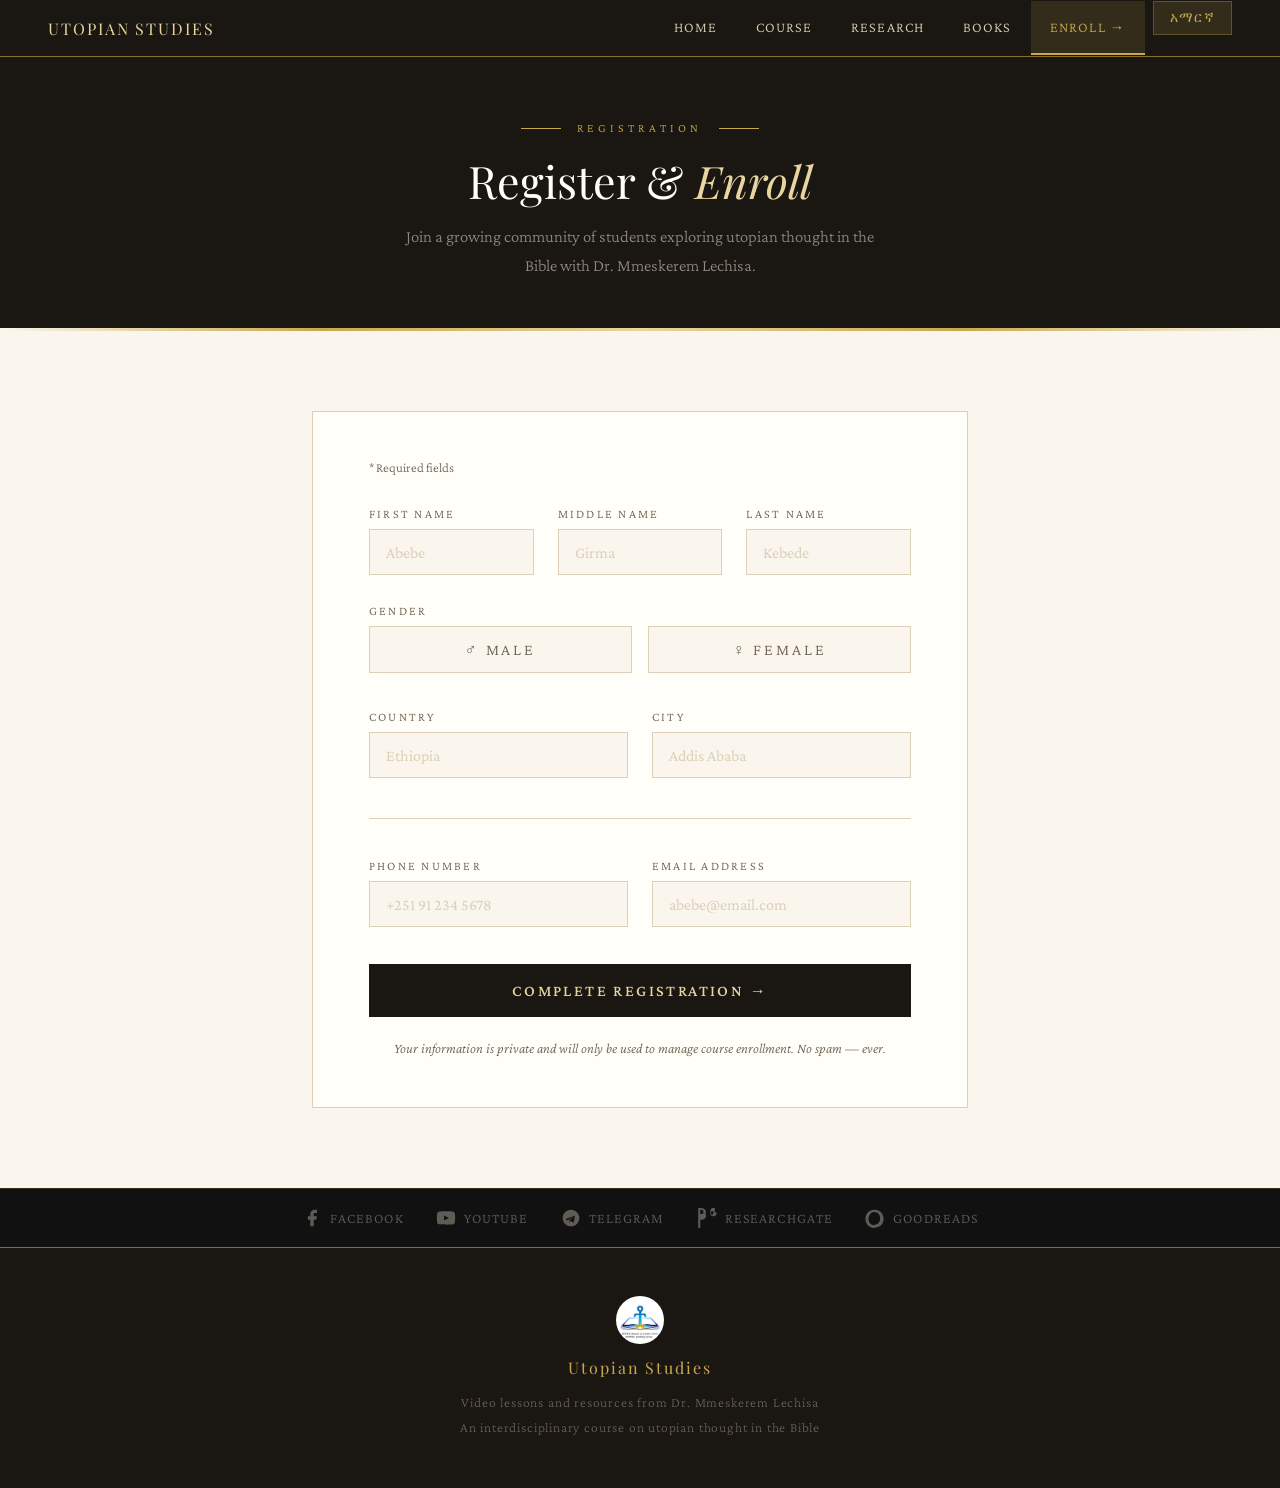
<file: enroll.html>
<!DOCTYPE html>
<html lang="en">
<head>
<meta charset="UTF-8">
<meta name="viewport" content="width=device-width, initial-scale=1">
<title>Register / Enroll | Utopian Studies</title>
<meta name="description" content="Register or enroll in the Utopian Studies course by Dr. Mmeskerem Lechisa.">
<link rel="preconnect" href="https://fonts.googleapis.com">
<link href="https://fonts.googleapis.com/css2?family=Playfair+Display:ital,wght@0,400;0,600;1,400&family=Crimson+Pro:ital,wght@0,300;0,400;0,500;1,300;1,400&display=swap" rel="stylesheet">
<link rel="stylesheet" href="css/style.css">
<style>
.enroll-hero{background:var(--ink);padding:4rem 0 3rem;text-align:center}
.enroll-hero-eyebrow{font-size:0.75rem;letter-spacing:0.35em;text-transform:uppercase;color:var(--gold);margin-bottom:1rem;display:flex;align-items:center;justify-content:center;gap:1rem}
.enroll-hero-eyebrow::before,.enroll-hero-eyebrow::after{content:'';display:inline-block;width:40px;height:1px;background:var(--gold)}
.enroll-hero h1{font-family:'Playfair Display',serif;font-size:2.8rem;font-weight:400;color:var(--white);margin-bottom:0.8rem}
.enroll-hero h1 em{font-style:italic;color:var(--gold-light)}
.enroll-hero p{color:rgba(240,233,216,0.55);font-size:1.05rem;max-width:500px;margin:0 auto;line-height:1.7}

.form-section{background:var(--parchment);padding:5rem 0}
.form-wrap{max-width:720px;margin:0 auto;padding:0 2rem}

.form-card{background:var(--white);border:1px solid var(--parchment-border);padding:3rem 3.5rem}

.form-group{margin-bottom:1.8rem}
.form-row{display:grid;grid-template-columns:1fr 1fr;gap:1.5rem;margin-bottom:1.8rem}
.form-row-3{display:grid;grid-template-columns:1fr 1fr 1fr;gap:1.5rem;margin-bottom:1.8rem}

label{display:block;font-size:0.78rem;letter-spacing:0.18em;text-transform:uppercase;color:var(--ink-soft);margin-bottom:0.5rem}
label .req{color:var(--gold-dark);margin-left:2px}

input[type="text"],
input[type="email"],
input[type="tel"],
select{
  width:100%;
  padding:0.85rem 1rem;
  font-family:'Crimson Pro',serif;
  font-size:1rem;
  color:var(--ink);
  background:var(--parchment);
  border:1px solid var(--parchment-border);
  border-radius:0;
  outline:none;
  transition:border-color 0.2s,background 0.2s;
  appearance:none;
  -webkit-appearance:none;
}

input[type="text"]:focus,
input[type="email"]:focus,
input[type="tel"]:focus,
select:focus{
  border-color:var(--gold);
  background:var(--white);
}

input[type="text"]::placeholder,
input[type="email"]::placeholder,
input[type="tel"]::placeholder{
  color:var(--parchment-border);
}

.select-wrap{position:relative}
.select-wrap::after{
  content:'▾';
  position:absolute;
  right:1rem;
  top:50%;
  transform:translateY(-50%);
  color:var(--gold-dark);
  pointer-events:none;
  font-size:0.9rem;
}

.gender-group{display:grid;grid-template-columns:1fr 1fr;gap:1rem}
.gender-option{position:relative}
.gender-option input[type="radio"]{position:absolute;opacity:0;width:0;height:0}
.gender-label{
  display:flex;
  align-items:center;
  justify-content:center;
  gap:0.6rem;
  padding:0.85rem 1rem;
  border:1px solid var(--parchment-border);
  background:var(--parchment);
  cursor:pointer;
  font-family:'Crimson Pro',serif;
  font-size:1rem;
  color:var(--ink-soft);
  transition:all 0.2s;
  user-select:none;
}
.gender-label:hover{border-color:var(--gold);color:var(--ink-mid)}
.gender-option input[type="radio"]:checked + .gender-label{
  border-color:var(--gold);
  background:var(--gold);
  color:var(--ink);
  font-weight:500;
}

.form-divider{border:none;border-top:1px solid var(--parchment-border);margin:2.5rem 0}

.submit-btn{
  width:100%;
  background:var(--ink);
  color:var(--gold-light);
  border:none;
  padding:1.1rem 2rem;
  font-family:'Crimson Pro',serif;
  font-size:1rem;
  font-weight:500;
  letter-spacing:0.15em;
  text-transform:uppercase;
  cursor:pointer;
  transition:background 0.2s,transform 0.15s;
  margin-top:0.5rem;
}
.submit-btn:hover{background:var(--ink-mid);transform:translateY(-1px)}
.submit-btn:disabled{opacity:0.6;cursor:not-allowed;transform:none}

.form-note{font-size:0.88rem;color:var(--ink-soft);text-align:center;margin-top:1.2rem;font-style:italic;line-height:1.6}
.required-note{font-size:0.82rem;color:var(--ink-soft);margin-bottom:2rem}
.required-note span{color:var(--gold-dark)}

/* Success state */
.success-msg{
  display:none;
  text-align:center;
  padding:3rem 2rem;
}
.success-msg.show{display:block}
.success-icon{font-size:3rem;margin-bottom:1rem;color:var(--gold)}
.success-msg h2{font-family:'Playfair Display',serif;font-size:1.8rem;font-weight:400;color:var(--ink);margin-bottom:0.8rem}
.success-msg p{color:var(--ink-soft);font-size:1.05rem;line-height:1.7}

/* Error msg */
.field-error{font-size:0.82rem;color:#c0392b;margin-top:0.4rem;display:none}
.field-error.show{display:block}
input.invalid,select.invalid{border-color:#c0392b}

@media(max-width:700px){
  .form-card{padding:2rem 1.5rem}
  .form-row,.form-row-3{grid-template-columns:1fr}
}
</style>
</head>
<body>

<nav>
  <a class="nav-brand" href="index.html" data-t="nav_brand"><img src="images/logo.jpg" alt="Utopia Printing Press logo" class="nav-logo">Utopian Studies</a>
  <button class="nav-toggle" aria-label="Toggle menu">&#9776;</button>
  <ul class="nav-links">
    <li><a href="index.html" data-t="nav_home">Home</a></li>
    <li><a href="course.html" data-t="nav_course">Course</a></li>
    <li><a href="about.html" data-t="nav_research">Research</a></li>
    <li><a href="books.html" data-t="nav_books">Books</a></li>
    <li><a href="enroll.html" class="nav-enroll active" data-t="nav_enroll">Enroll &rarr;</a></li>
    <li><button id="lang-toggle-btn" onclick="toggleLang()" class="lang-btn">አማርኛ</button></li>
  </ul>
</nav>

<div class="enroll-hero">
  <div class="section" style="padding-top:0;padding-bottom:0">
    <div class="enroll-hero-eyebrow" data-t="enroll_eyebrow">Registration</div>
    <h1 data-t="enroll_title">Register &amp; <em>Enroll</em></h1>
    <p data-t="enroll_desc">Join a growing community of students exploring utopian thought in the Bible with Dr. Mmeskerem Lechisa.</p>
  </div>
</div>
<div class="gold-divider"></div>

<div class="form-section">
  <div class="form-wrap">
    <div class="form-card">

      <!-- Success message (shown after submit) -->
      <div class="success-msg" id="success-msg">
        <div class="success-icon">&#10003;</div>
        <h2 data-t="success_h2">You are enrolled!</h2>
        <p>Thank you for registering. You are now part of the Utopian Studies community.<br>
        Check your email for confirmation and course access details.</p>
      </div>

      <!-- The form -->
      <div id="form-body">
        <div class="required-note" data-t="req_note"><span>*</span> Required fields</div>

        <!-- Name row -->
        <div class="form-row-3">
          <div>
            <label for="first_name" data-t="lbl_first">First Name <span class="req">*</span></label>
            <input type="text" id="first_name" name="first_name" placeholder="Abebe" required autocomplete="given-name">
            <div class="field-error" id="err-first" data-t="err_first">Please enter your first name</div>
          </div>
          <div>
            <label for="middle_name" data-t="lbl_middle">Middle Name</label>
            <input type="text" id="middle_name" name="middle_name" placeholder="Girma" autocomplete="additional-name">
          </div>
          <div>
            <label for="last_name" data-t="lbl_last">Last Name <span class="req">*</span></label>
            <input type="text" id="last_name" name="last_name" placeholder="Kebede" required autocomplete="family-name">
            <div class="field-error" id="err-last" data-t="err_last">Please enter your last name</div>
          </div>
        </div>

        <!-- Gender -->
        <div class="form-group">
          <label data-t="lbl_gender">Gender</label>
          <div class="gender-group">
            <div class="gender-option">
              <input type="radio" name="gender" id="gender-male" value="Male">
              <label class="gender-label" for="gender-male" data-t="lbl_male">&#9794; Male</label>
            </div>
            <div class="gender-option">
              <input type="radio" name="gender" id="gender-female" value="Female">
              <label class="gender-label" for="gender-female" data-t="lbl_female">&#9792; Female</label>
            </div>
          </div>
        </div>

        <!-- Country / City -->
        <div class="form-row">
          <div>
            <label for="country" data-t="lbl_country">Country</label>
            <input type="text" id="country" name="country" placeholder="Ethiopia" autocomplete="country-name">
          </div>
          <div>
            <label for="city">City</label>
            <input type="text" id="city" name="city" placeholder="Addis Ababa" autocomplete="address-level2">
          </div>
        </div>

        <hr class="form-divider">

        <!-- Contact -->
        <div class="form-row">
          <div>
            <label for="phone" data-t="lbl_phone">Phone Number</label>
            <input type="tel" id="phone" name="phone" placeholder="+251 91 234 5678" autocomplete="tel">
          </div>
          <div>
            <label for="email" data-t="lbl_email">Email Address</label>
            <input type="email" id="email" name="email" placeholder="abebe@email.com" autocomplete="email">
          </div>
        </div>

        <button class="submit-btn" id="submit-btn" type="button" onclick="submitForm()">
          Complete Registration &rarr;
        </button>

        <p class="form-note" data-t="form_note">
          Your information is private and will only be used to manage course enrollment.<br>
          No spam &mdash; ever.
        </p>
      </div>

    </div>
  </div>
</div>


<div class="social-bar">
  <div class="social-inner">
    <div class="social-links">
      <a href="https://www.facebook.com/meskerem.l.debele/" target="_blank" rel="noopener" class="social-link" aria-label="Facebook">
        <svg width="20" height="20" viewBox="0 0 24 24" fill="currentColor"><path d="M18 2h-3a5 5 0 00-5 5v3H7v4h3v8h4v-8h3l1-4h-4V7a1 1 0 011-1h3z"/></svg>
        <span>Facebook</span>
      </a>
      <a href="https://www.youtube.com/channel/UCU0HSw0Vh1EhM1_XMR0sj8A" target="_blank" rel="noopener" class="social-link" aria-label="YouTube">
        <svg width="20" height="20" viewBox="0 0 24 24" fill="currentColor"><path d="M22.54 6.42a2.78 2.78 0 00-1.95-1.96C18.88 4 12 4 12 4s-6.88 0-8.59.46a2.78 2.78 0 00-1.95 1.96A29 29 0 001 12a29 29 0 00.46 5.58A2.78 2.78 0 003.41 19.6C5.12 20 12 20 12 20s6.88 0 8.59-.46a2.78 2.78 0 001.95-1.95A29 29 0 0023 12a29 29 0 00-.46-5.58zM9.75 15.02V8.98L15.5 12l-5.75 3.02z"/></svg>
        <span>YouTube</span>
      </a>
      <a href="https://t.me/Utopiaprintingpress" target="_blank" rel="noopener" class="social-link" aria-label="Telegram Channel">
        <svg width="20" height="20" viewBox="0 0 24 24" fill="currentColor"><path d="M12 2C6.477 2 2 6.477 2 12s4.477 10 10 10 10-4.477 10-10S17.523 2 12 2zm4.93 7.057l-1.68 7.921c-.125.558-.453.694-.917.432l-2.54-1.873-1.226 1.18c-.135.135-.25.25-.512.25l.183-2.584 4.705-4.25c.204-.183-.045-.283-.316-.1L8.145 14.71l-2.503-.782c-.544-.17-.555-.544.114-.805l9.773-3.768c.453-.163.85.112.4 1.702z"/></svg>
        <span>Telegram</span>
      </a>
      <a href="https://www.researchgate.net/profile/Meskerem-Debele" target="_blank" rel="noopener" class="social-link" aria-label="ResearchGate">
        <svg width="20" height="20" viewBox="0 0 24 24" fill="currentColor"><path d="M19.586 0c-.818 0-1.508.19-2.073.565-.563.377-.97.936-1.213 1.68a3.193 3.193 0 00-.112.437 8.365 8.365 0 00-.078.53 9 9 0 00-.05.727c-.01.282-.013.621-.013 1.016a31.121 31.121 0 00.014 1.017 9 9 0 00.05.727 7.946 7.946 0 00.077.53 3.193 3.193 0 00.113.436c.242.744.65 1.303 1.213 1.68.565.376 1.255.564 2.073.564.737 0 1.398-.148 1.985-.44a3.396 3.396 0 001.388-1.218c.348-.523.521-1.148.521-1.877v-.84H19.63v.84c0 .545-.115.96-.345 1.246-.23.288-.558.43-.985.43-.427 0-.756-.142-.985-.43-.23-.287-.344-.7-.344-1.246V5.368c0-.568.112-.995.336-1.282.225-.287.557-.43.993-.43.427 0 .754.143.985.43.23.287.345.714.345 1.282v.839h1.879v-.84c0-.728-.174-1.353-.521-1.876A3.396 3.396 0 0021.57.44C20.984.148 20.323 0 19.586 0zM1.453 .089v23.823H3.93v-9.913h2.014c.96 0 1.815-.19 2.56-.566a4.116 4.116 0 001.742-1.63c.416-.706.624-1.548.624-2.523 0-.975-.208-1.817-.624-2.523A4.116 4.116 0 007.504.657C6.759.281 5.904.089 4.944.089zm2.478 2.014h.933c.883 0 1.578.228 2.085.684.506.456.76 1.09.76 1.903 0 .812-.254 1.446-.76 1.902-.507.456-1.202.684-2.085.684H3.93z"/></svg>
        <span>ResearchGate</span>
      </a>
      <a href="https://www.goodreads.com/author/show/22308841.Dr_Meskerem_Lechissa" target="_blank" rel="noopener" class="social-link" aria-label="Goodreads">
        <svg width="20" height="20" viewBox="0 0 24 24" fill="currentColor"><path d="M11.43 23.992c-2.111 0-3.998-.498-5.661-1.494a10.392 10.392 0 01-3.846-4.035C.975 16.95.5 15.124.5 13.007c0-2.145.472-4.026 1.415-5.644.942-1.617 2.234-2.88 3.875-3.787C7.431 2.67 9.306 2.216 11.43 2.216c2.111 0 3.993.458 5.647 1.374 1.654.917 2.945 2.18 3.875 3.787.93 1.608 1.395 3.43 1.395 5.467 0 2.118-.465 3.994-1.395 5.628-.93 1.635-2.22 2.912-3.875 3.828-1.654.917-3.536 1.375-5.647 1.375v.317zm-.26-3.83c1.39 0 2.61-.33 3.663-.99 1.053-.66 1.862-1.573 2.427-2.738.565-1.165.847-2.487.847-3.968 0-1.497-.28-2.82-.847-3.968-.565-1.148-1.374-2.053-2.427-2.713-1.053-.66-2.274-.99-3.663-.99-1.39 0-2.61.33-3.663.99C6.454 7.124 5.645 8.03 5.08 9.177c-.565 1.148-.848 2.47-.848 3.968 0 1.481.283 2.803.848 3.968.565 1.165 1.374 2.077 2.427 2.738 1.053.66 2.274.99 3.663.99z"/></svg>
        <span>Goodreads</span>
      </a>
    </div>
  </div>
</div>

<footer>
  <div class="footer-brand"><img src="images/logo.jpg" alt="Utopia Printing Press logo" class="footer-logo"><span data-t="nav_brand">Utopian Studies</span></div>
  <p data-t="footer_sub">Video lessons and resources from Dr. Mmeskerem Lechisa</p>
</footer>

<script src="js/nav.js"></script>
<script src="js/lang.js"></script>
<script>
// -------------------------------------------------------
// REPLACE THIS URL with your Google Apps Script Web App URL
// (see README for setup instructions)
// -------------------------------------------------------
var SCRIPT_URL = 'YOUR_GOOGLE_APPS_SCRIPT_URL';

// Update placeholders and button on lang change
document.addEventListener('DOMContentLoaded', function(){
  function updateFormLang(){
    var keys = ['first_name','middle_name','last_name','country','phone','email'];
    var tkeys = ['ph_first','ph_middle','ph_last','ph_country','ph_phone','ph_email'];
    keys.forEach(function(id,i){ var el=document.getElementById(id); if(el) el.placeholder=t(tkeys[i]); });
    var btn=document.getElementById('submit-btn'); if(btn && !btn.disabled) btn.textContent=t('submit_btn');
    var si=document.querySelector('.success-icon'); if(si) si.textContent=t('success_icon');
    var sp=document.querySelector('.success-msg p'); if(sp) sp.innerHTML=t('success_p');
  }
  updateFormLang();
  var origApply = window.applyLang;
  window.applyLang = function(lang){ if(origApply) origApply(lang); updateFormLang(); };
});

function submitForm() {
  var btn = document.getElementById('submit-btn');
  var valid = true;

  // Validate required fields
  var firstName = document.getElementById('first_name').value.trim();
  var lastName = document.getElementById('last_name').value.trim();

  if (!firstName) {
    document.getElementById('first_name').classList.add('invalid');
    document.getElementById('err-first').classList.add('show');
    valid = false;
  } else {
    document.getElementById('first_name').classList.remove('invalid');
    document.getElementById('err-first').classList.remove('show');
  }

  if (!lastName) {
    document.getElementById('last_name').classList.add('invalid');
    document.getElementById('err-last').classList.add('show');
    valid = false;
  } else {
    document.getElementById('last_name').classList.remove('invalid');
    document.getElementById('err-last').classList.remove('show');
  }

  if (!valid) return;

  // Gather data
  var gender = document.querySelector('input[name="gender"]:checked');
  var data = {
    first_name:   firstName,
    middle_name:  document.getElementById('middle_name').value.trim(),
    last_name:    lastName,
    gender:       gender ? gender.value : '',
    country:      document.getElementById('country').value.trim(),
    city:         document.getElementById('city').value.trim(),
    phone:        document.getElementById('phone').value.trim(),
    email:        document.getElementById('email').value.trim(),
    submitted_at: new Date().toISOString()
  };

  btn.disabled = true;
  btn.textContent = 'Submitting...';

  // Submit via hidden iframe to avoid CORS issues with Google Apps Script
  var iframe = document.getElementById('submit-iframe');
  if (!iframe) {
    iframe = document.createElement('iframe');
    iframe.id = 'submit-iframe';
    iframe.name = 'submit-iframe';
    iframe.style.display = 'none';
    document.body.appendChild(iframe);
  }

  var hiddenForm = document.createElement('form');
  hiddenForm.method = 'POST';
  hiddenForm.action = SCRIPT_URL;
  hiddenForm.target = 'submit-iframe';
  hiddenForm.style.display = 'none';

  Object.keys(data).forEach(function(key) {
    var input = document.createElement('input');
    input.type = 'hidden';
    input.name = key;
    input.value = data[key];
    hiddenForm.appendChild(input);
  });

  document.body.appendChild(hiddenForm);

  iframe.onload = function() {
    document.getElementById('form-body').style.display = 'none';
    document.getElementById('success-msg').classList.add('show');
    window.scrollTo(0, 0);
    document.body.removeChild(hiddenForm);
  };

  // Fallback: show success after 3 seconds
  setTimeout(function() {
    if (document.getElementById('form-body').style.display !== 'none') {
      document.getElementById('form-body').style.display = 'none';
      document.getElementById('success-msg').classList.add('show');
      window.scrollTo(0, 0);
    }
  }, 3000);

  hiddenForm.submit();
}

// Clear validation on input
['first_name','last_name'].forEach(function(id) {
  document.getElementById(id).addEventListener('input', function() {
    this.classList.remove('invalid');
    document.getElementById('err-' + id.split('_')[0]).classList.remove('show');
  });
});
</script>
</body>
</html>
</file>
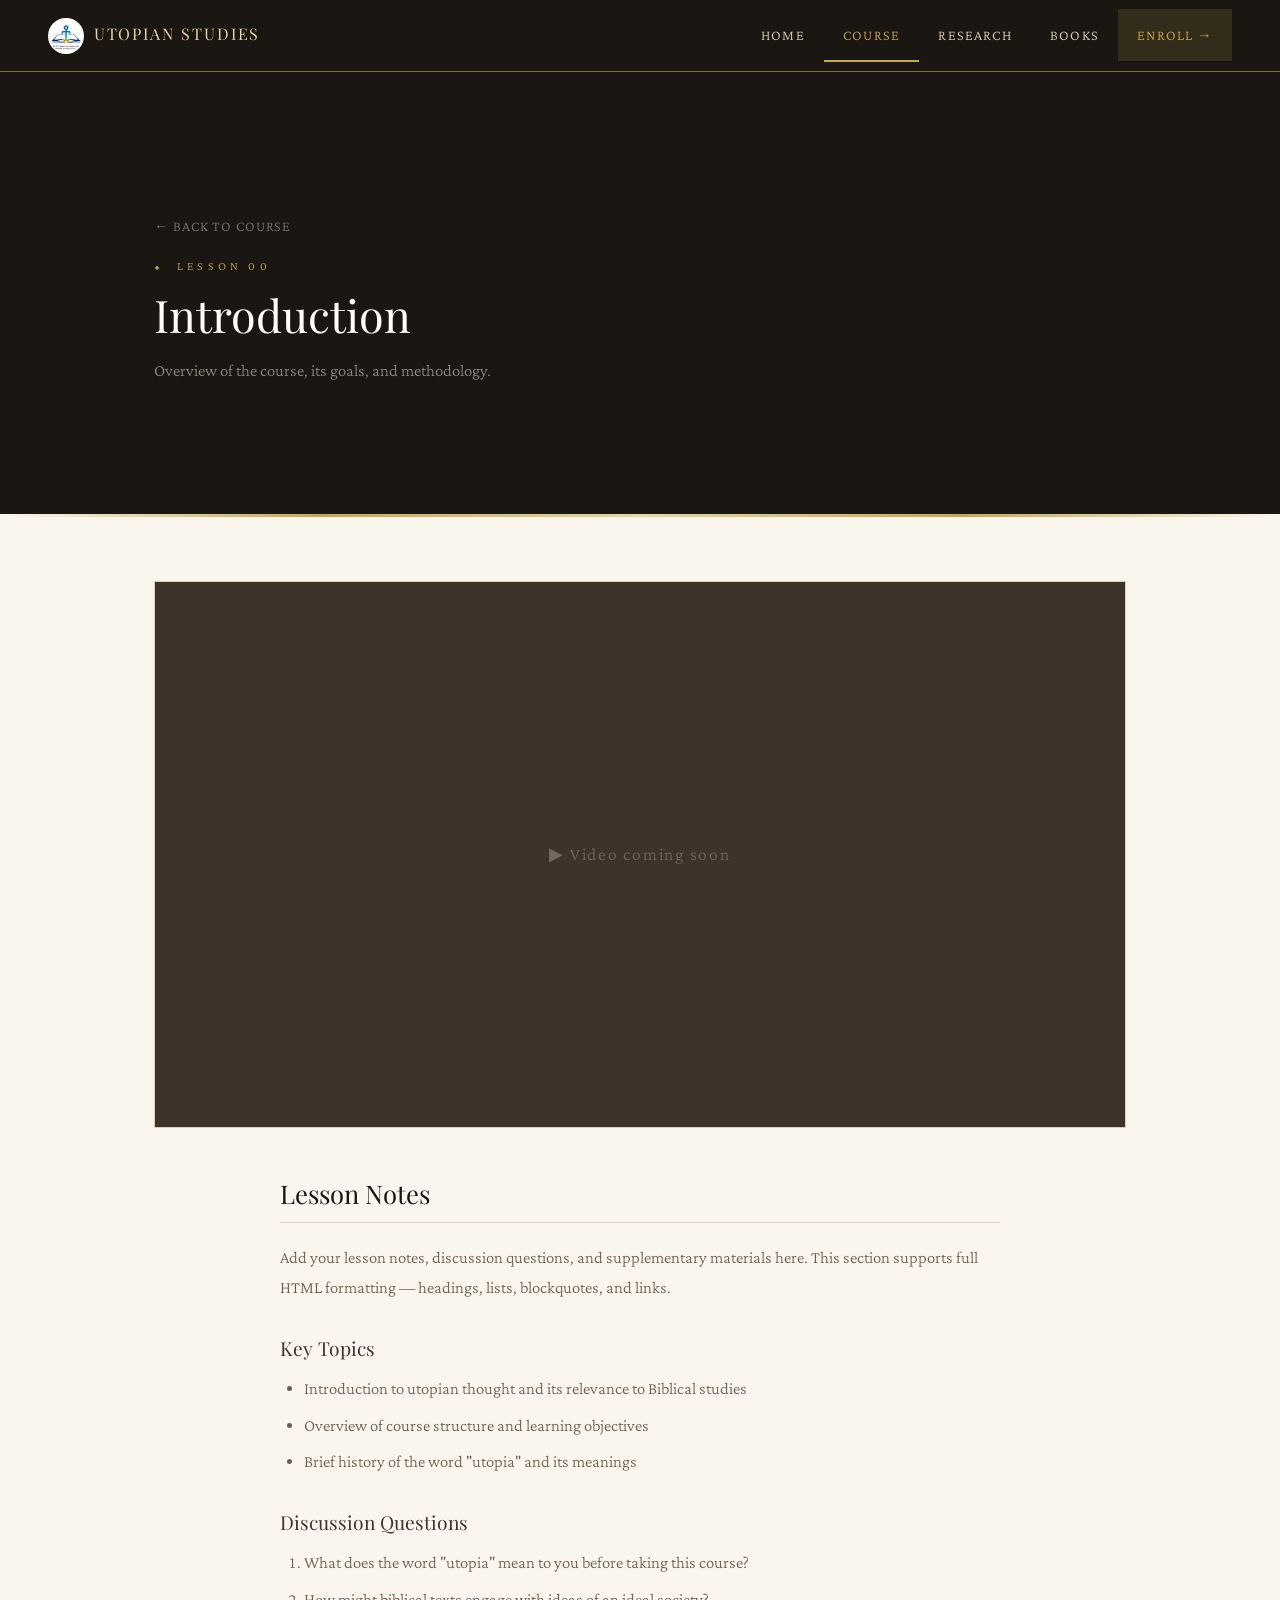
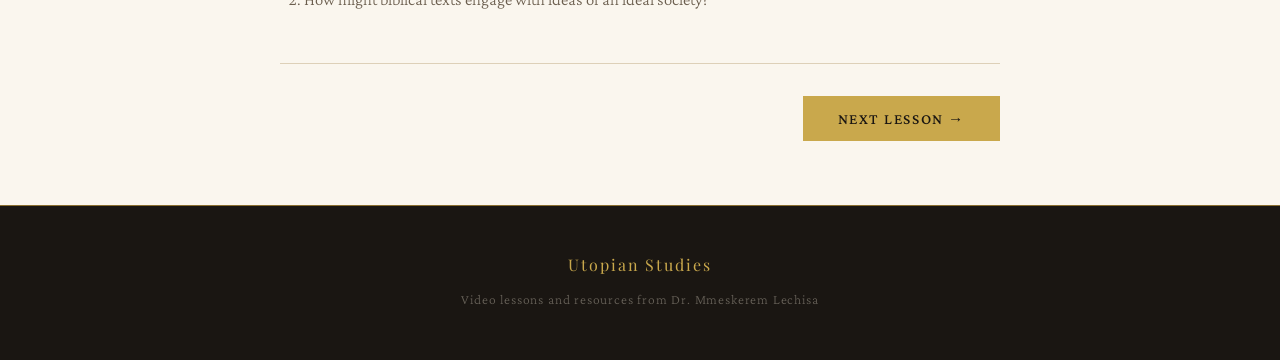
<file: lessons/000-introduction.html>
<!DOCTYPE html>
<html lang="en">
<head>
<meta charset="UTF-8">
<meta name="viewport" content="width=device-width, initial-scale=1">
<title>Introduction | Utopian Studies</title>
<meta name="description" content="Introduction lesson — Utopian Thoughts in the Bible, by Dr. Mmeskerem Lechisa.">
<link rel="preconnect" href="https://fonts.googleapis.com">
<link href="https://fonts.googleapis.com/css2?family=Playfair+Display:ital,wght@0,400;0,600;1,400&family=Crimson+Pro:ital,wght@0,300;0,400;0,500;1,300;1,400&display=swap" rel="stylesheet">
<link rel="stylesheet" href="../css/style.css">
</head>
<body>

<nav>
  <a class="nav-brand" href="../index.html"><img src="../images/logo.jpg" alt="Utopia Printing Press logo" class="nav-logo">Utopian Studies</a>
  <button class="nav-toggle" aria-label="Toggle menu">☰</button>
  <ul class="nav-links">
    <li><a href="../index.html">Home</a></li>
    <li><a href="../course.html" class="active">Course</a></li>
    <li><a href="../about.html">Research</a></li>
    <li><a href="../books.html">Books</a></li>
    <li><a href="../enroll.html" class="nav-enroll">Enroll →</a></li>
  </ul>
</nav>

<div class="page-hero-dark">
  <div class="section">
    <div class="lesson-breadcrumb"><a href="../course.html">← Back to Course</a></div>
    <div class="section-label" style="color:var(--gold)">Lesson 00</div>
    <h1 class="page-hero-title">Introduction</h1>
    <p class="page-hero-desc">Overview of the course, its goals, and methodology.</p>
  </div>
</div>
<div class="gold-divider"></div>

<div class="section lesson-body">
  <!-- VIDEO EMBED — replace src with your YouTube/Vimeo embed URL -->
  <div class="video-placeholder">
    <div class="video-inner">
      ▶ Video coming soon
      <!-- To embed a YouTube video, replace this block with:
      <iframe width="100%" height="100%" src="https://www.youtube.com/embed/YOUR_VIDEO_ID"
        frameborder="0" allow="accelerometer; autoplay; clipboard-write; encrypted-media; gyroscope; picture-in-picture"
        allowfullscreen></iframe>
      -->
    </div>
  </div>

  <div class="lesson-notes">
    <h2>Lesson Notes</h2>
    <p>Add your lesson notes, discussion questions, and supplementary materials here. This section supports full HTML formatting — headings, lists, blockquotes, and links.</p>

    <h3>Key Topics</h3>
    <ul>
      <li>Introduction to utopian thought and its relevance to Biblical studies</li>
      <li>Overview of course structure and learning objectives</li>
      <li>Brief history of the word "utopia" and its meanings</li>
    </ul>

    <h3>Discussion Questions</h3>
    <ol>
      <li>What does the word "utopia" mean to you before taking this course?</li>
      <li>How might biblical texts engage with ideas of an ideal society?</li>
    </ol>
  </div>

  <div class="lesson-nav">
    <span></span>
    <a href="000-questions-and-concerns.html" class="btn-primary">Next Lesson →</a>
  </div>
</div>

<footer>
  <div class="footer-brand">Utopian Studies</div>
  <p>Video lessons and resources from Dr. Mmeskerem Lechisa</p>
</footer>

<script src="../js/nav.js"></script>
</body>
</html>
</file>
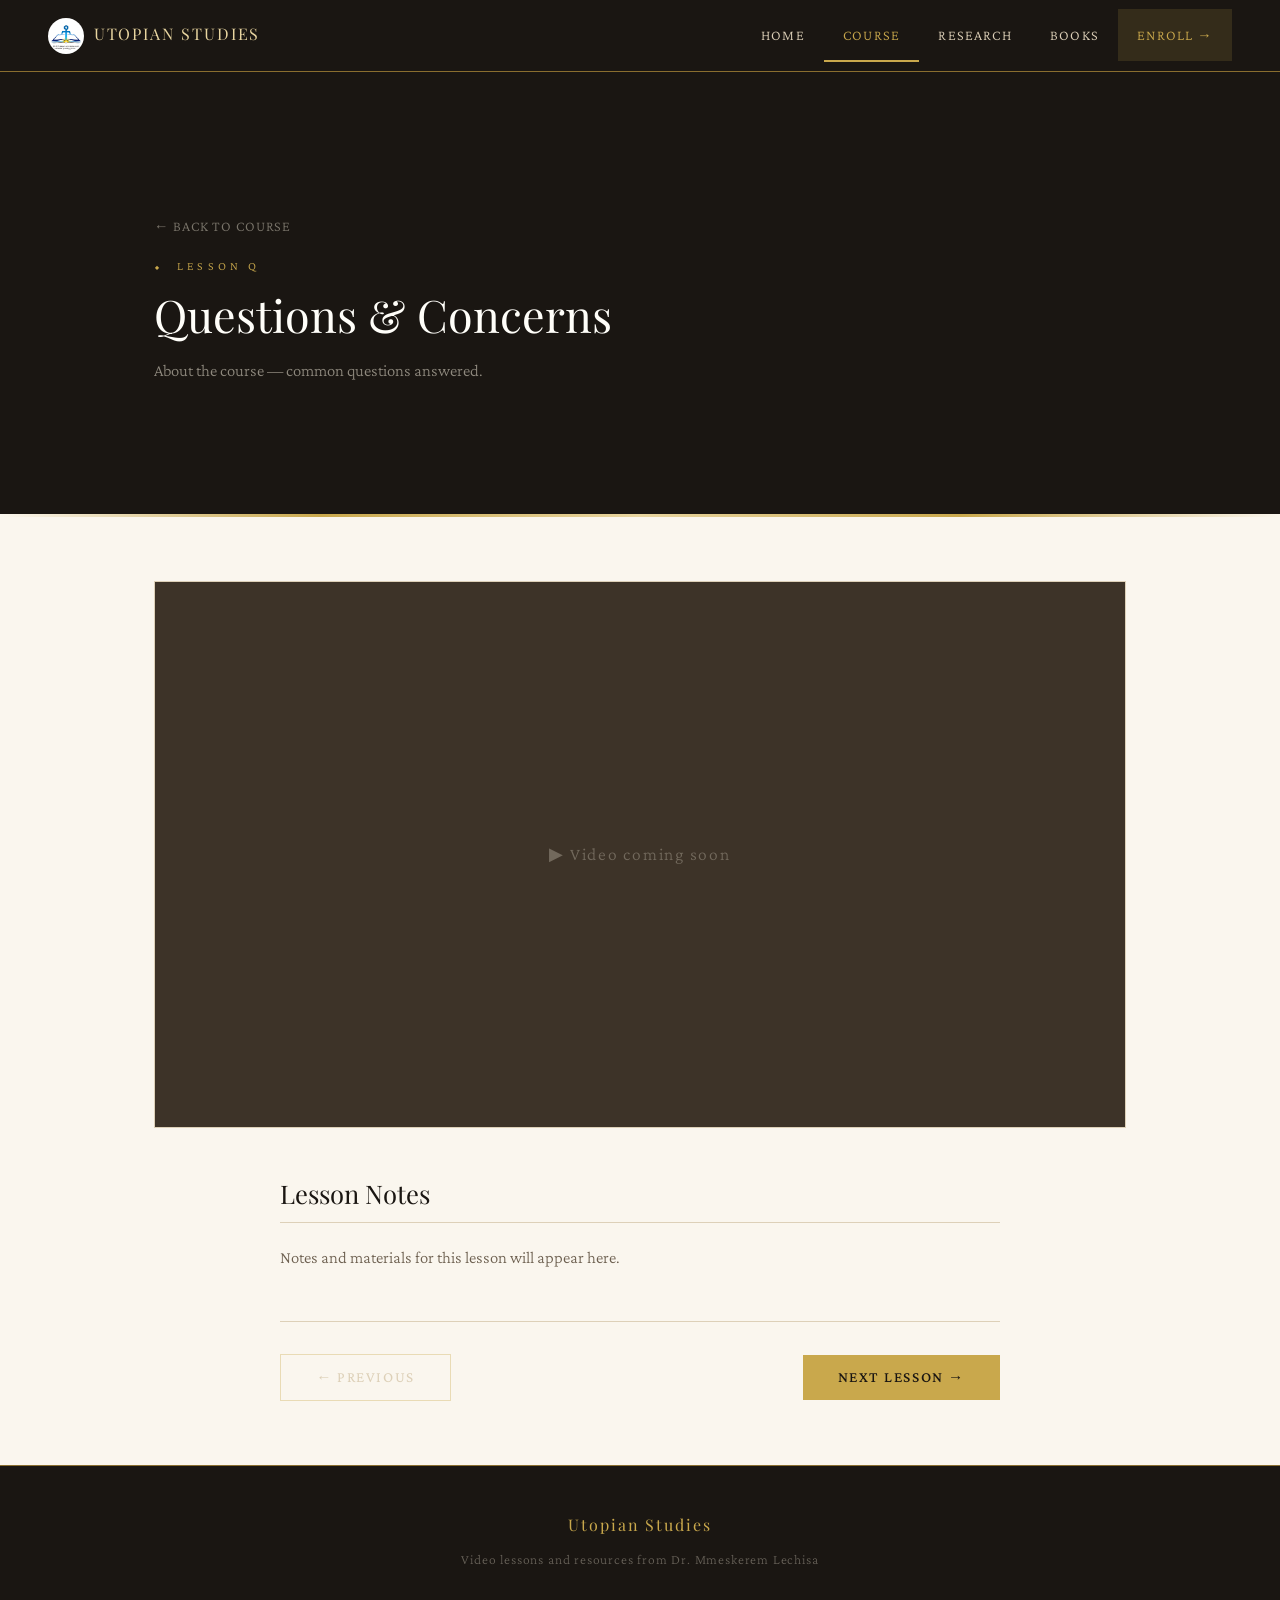
<file: lessons/000-questions-and-concerns.html>
<!DOCTYPE html>
<html lang="en">
<head>
<meta charset="UTF-8">
<meta name="viewport" content="width=device-width, initial-scale=1">
<title>Questions &amp; Concerns | Utopian Studies</title>
<link rel="preconnect" href="https://fonts.googleapis.com">
<link href="https://fonts.googleapis.com/css2?family=Playfair+Display:ital,wght@0,400;0,600;1,400&family=Crimson+Pro:ital,wght@0,300;0,400;0,500;1,300;1,400&display=swap" rel="stylesheet">
<link rel="stylesheet" href="../css/style.css">
</head>
<body>
<nav>
  <a class="nav-brand" href="../index.html"><img src="../images/logo.jpg" alt="Utopia Printing Press logo" class="nav-logo">Utopian Studies</a>
  <button class="nav-toggle" aria-label="Toggle menu">☰</button>
  <ul class="nav-links">
    <li><a href="../index.html">Home</a></li>
    <li><a href="../course.html" class="active">Course</a></li>
    <li><a href="../about.html">Research</a></li>
    <li><a href="../books.html">Books</a></li>
    <li><a href="../enroll.html" class="nav-enroll">Enroll →</a></li>
  </ul>
</nav>
<div class="page-hero-dark">
  <div class="section">
    <div class="lesson-breadcrumb"><a href="../course.html">← Back to Course</a></div>
    <div class="section-label" style="color:var(--gold)">Lesson Q</div>
    <h1 class="page-hero-title">Questions &amp; Concerns</h1>
    <p class="page-hero-desc">About the course — common questions answered.</p>
  </div>
</div>
<div class="gold-divider"></div>
<div class="section lesson-body">
  <div class="video-placeholder">
    <div class="video-inner">&#9654; Video coming soon</div>
  </div>
  <div class="lesson-notes">
    <h2>Lesson Notes</h2>
    <p>Notes and materials for this lesson will appear here.</p>
  </div>
  <div class="lesson-nav">
    <a href="000-introduction.html" class="btn-outline">← Previous</a>
    <a href="001-lesson-1a.html" class="btn-primary">Next Lesson →</a>
  </div>
</div>
<footer>
  <div class="footer-brand">Utopian Studies</div>
  <p>Video lessons and resources from Dr. Mmeskerem Lechisa</p>
</footer>
<script src="../js/nav.js"></script>
</body>
</html>
</file>
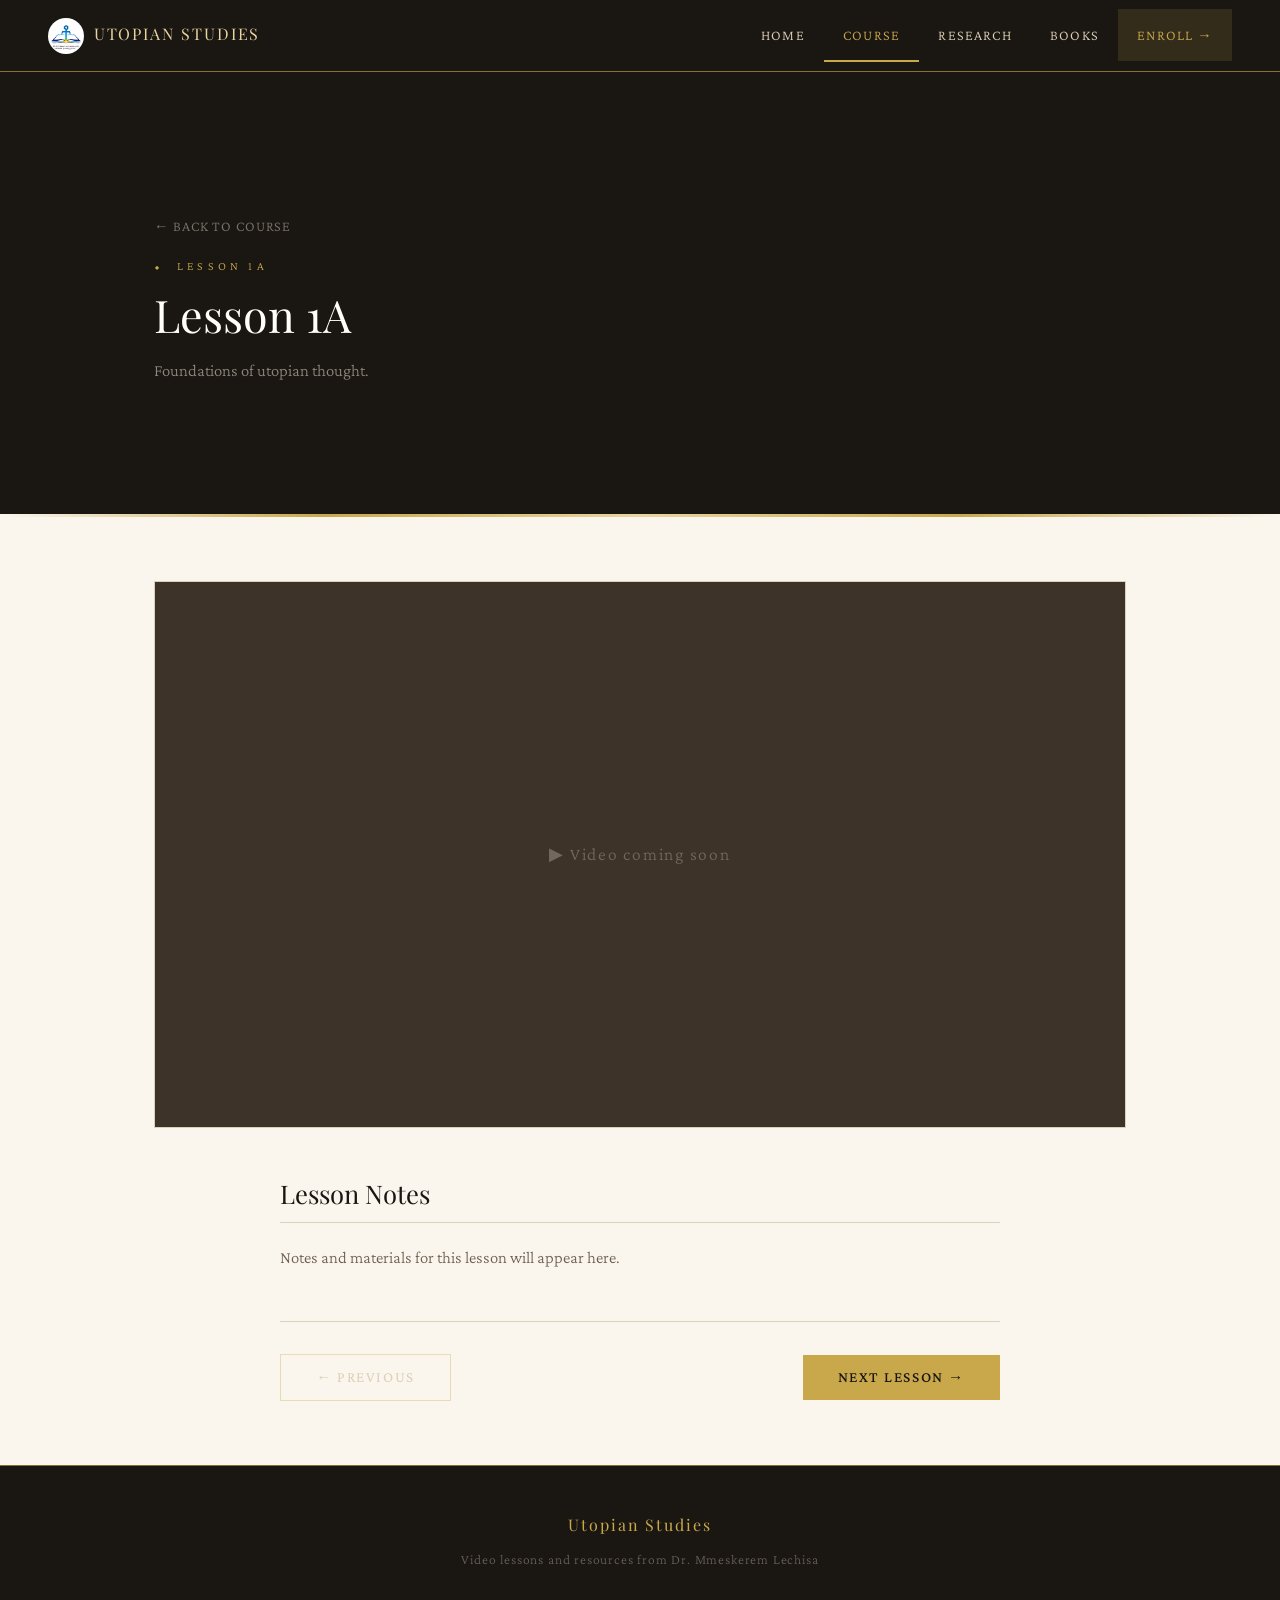
<file: lessons/001-lesson-1a.html>
<!DOCTYPE html>
<html lang="en">
<head>
<meta charset="UTF-8">
<meta name="viewport" content="width=device-width, initial-scale=1">
<title>Lesson 1A | Utopian Studies</title>
<link rel="preconnect" href="https://fonts.googleapis.com">
<link href="https://fonts.googleapis.com/css2?family=Playfair+Display:ital,wght@0,400;0,600;1,400&family=Crimson+Pro:ital,wght@0,300;0,400;0,500;1,300;1,400&display=swap" rel="stylesheet">
<link rel="stylesheet" href="../css/style.css">
</head>
<body>
<nav>
  <a class="nav-brand" href="../index.html"><img src="../images/logo.jpg" alt="Utopia Printing Press logo" class="nav-logo">Utopian Studies</a>
  <button class="nav-toggle" aria-label="Toggle menu">☰</button>
  <ul class="nav-links">
    <li><a href="../index.html">Home</a></li>
    <li><a href="../course.html" class="active">Course</a></li>
    <li><a href="../about.html">Research</a></li>
    <li><a href="../books.html">Books</a></li>
    <li><a href="../enroll.html" class="nav-enroll">Enroll →</a></li>
  </ul>
</nav>
<div class="page-hero-dark">
  <div class="section">
    <div class="lesson-breadcrumb"><a href="../course.html">← Back to Course</a></div>
    <div class="section-label" style="color:var(--gold)">Lesson 1A</div>
    <h1 class="page-hero-title">Lesson 1A</h1>
    <p class="page-hero-desc">Foundations of utopian thought.</p>
  </div>
</div>
<div class="gold-divider"></div>
<div class="section lesson-body">
  <div class="video-placeholder">
    <div class="video-inner">&#9654; Video coming soon</div>
  </div>
  <div class="lesson-notes">
    <h2>Lesson Notes</h2>
    <p>Notes and materials for this lesson will appear here.</p>
  </div>
  <div class="lesson-nav">
    <a href="000-questions-and-concerns.html" class="btn-outline">← Previous</a>
    <a href="002-lesson-1b.html" class="btn-primary">Next Lesson →</a>
  </div>
</div>
<footer>
  <div class="footer-brand">Utopian Studies</div>
  <p>Video lessons and resources from Dr. Mmeskerem Lechisa</p>
</footer>
<script src="../js/nav.js"></script>
</body>
</html>
</file>
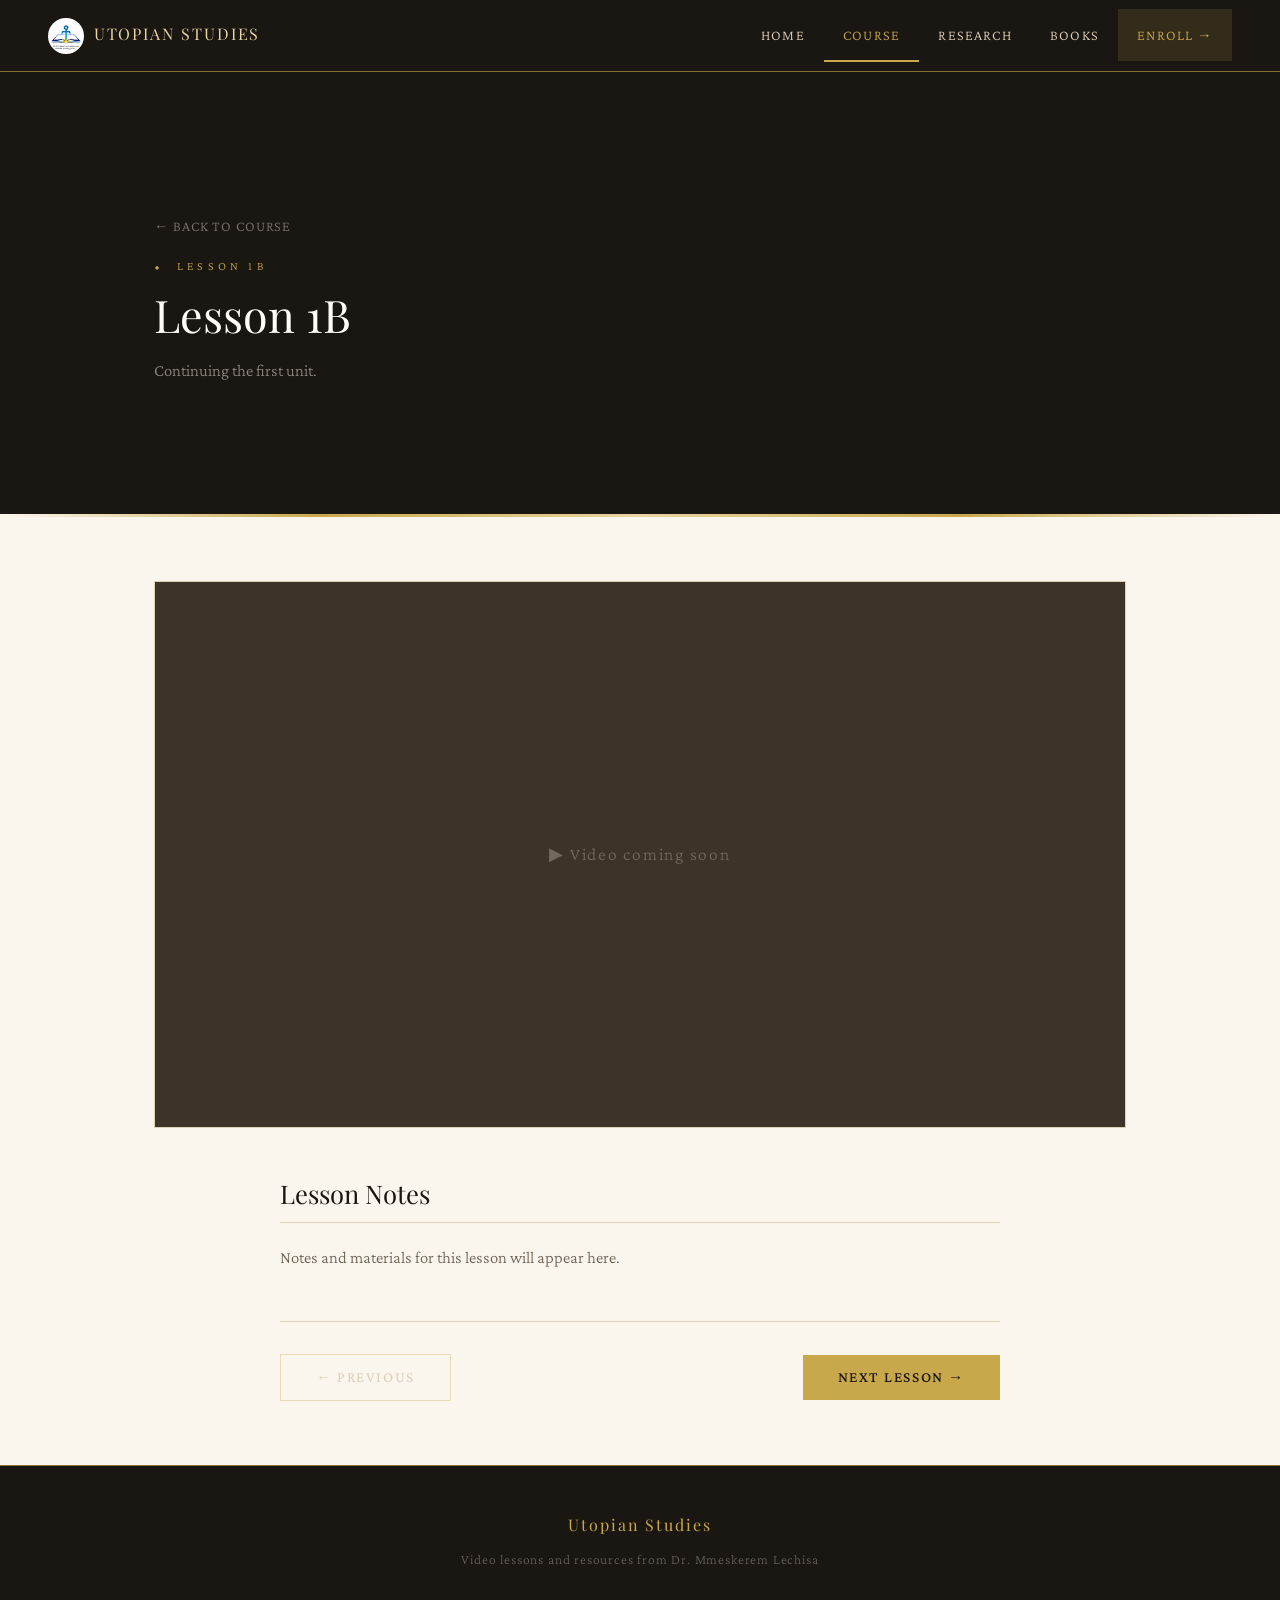
<file: lessons/002-lesson-1b.html>
<!DOCTYPE html>
<html lang="en">
<head>
<meta charset="UTF-8">
<meta name="viewport" content="width=device-width, initial-scale=1">
<title>Lesson 1B | Utopian Studies</title>
<link rel="preconnect" href="https://fonts.googleapis.com">
<link href="https://fonts.googleapis.com/css2?family=Playfair+Display:ital,wght@0,400;0,600;1,400&family=Crimson+Pro:ital,wght@0,300;0,400;0,500;1,300;1,400&display=swap" rel="stylesheet">
<link rel="stylesheet" href="../css/style.css">
</head>
<body>
<nav>
  <a class="nav-brand" href="../index.html"><img src="../images/logo.jpg" alt="Utopia Printing Press logo" class="nav-logo">Utopian Studies</a>
  <button class="nav-toggle" aria-label="Toggle menu">☰</button>
  <ul class="nav-links">
    <li><a href="../index.html">Home</a></li>
    <li><a href="../course.html" class="active">Course</a></li>
    <li><a href="../about.html">Research</a></li>
    <li><a href="../books.html">Books</a></li>
    <li><a href="../enroll.html" class="nav-enroll">Enroll →</a></li>
  </ul>
</nav>
<div class="page-hero-dark">
  <div class="section">
    <div class="lesson-breadcrumb"><a href="../course.html">← Back to Course</a></div>
    <div class="section-label" style="color:var(--gold)">Lesson 1B</div>
    <h1 class="page-hero-title">Lesson 1B</h1>
    <p class="page-hero-desc">Continuing the first unit.</p>
  </div>
</div>
<div class="gold-divider"></div>
<div class="section lesson-body">
  <div class="video-placeholder">
    <div class="video-inner">&#9654; Video coming soon</div>
  </div>
  <div class="lesson-notes">
    <h2>Lesson Notes</h2>
    <p>Notes and materials for this lesson will appear here.</p>
  </div>
  <div class="lesson-nav">
    <a href="001-lesson-1a.html" class="btn-outline">← Previous</a>
    <a href="003-lesson-1c.html" class="btn-primary">Next Lesson →</a>
  </div>
</div>
<footer>
  <div class="footer-brand">Utopian Studies</div>
  <p>Video lessons and resources from Dr. Mmeskerem Lechisa</p>
</footer>
<script src="../js/nav.js"></script>
</body>
</html>
</file>
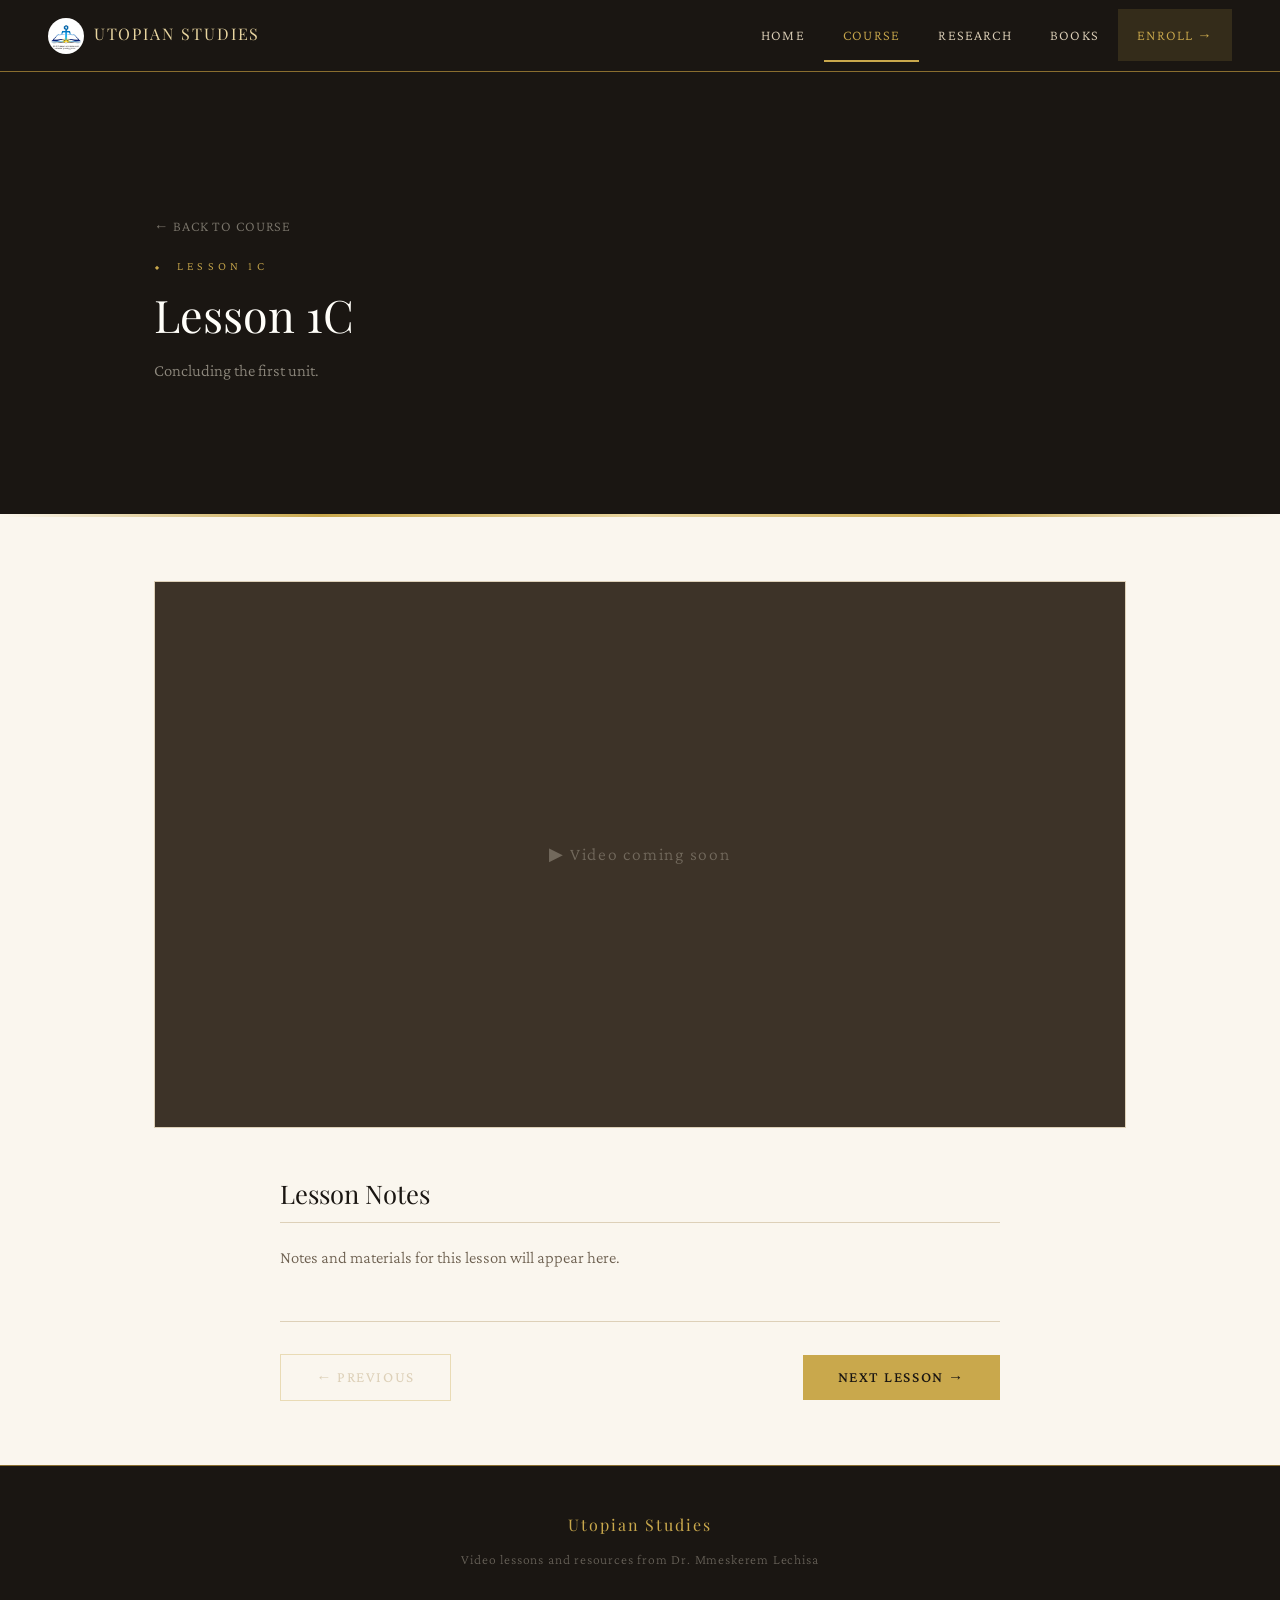
<file: lessons/003-lesson-1c.html>
<!DOCTYPE html>
<html lang="en">
<head>
<meta charset="UTF-8">
<meta name="viewport" content="width=device-width, initial-scale=1">
<title>Lesson 1C | Utopian Studies</title>
<link rel="preconnect" href="https://fonts.googleapis.com">
<link href="https://fonts.googleapis.com/css2?family=Playfair+Display:ital,wght@0,400;0,600;1,400&family=Crimson+Pro:ital,wght@0,300;0,400;0,500;1,300;1,400&display=swap" rel="stylesheet">
<link rel="stylesheet" href="../css/style.css">
</head>
<body>
<nav>
  <a class="nav-brand" href="../index.html"><img src="../images/logo.jpg" alt="Utopia Printing Press logo" class="nav-logo">Utopian Studies</a>
  <button class="nav-toggle" aria-label="Toggle menu">☰</button>
  <ul class="nav-links">
    <li><a href="../index.html">Home</a></li>
    <li><a href="../course.html" class="active">Course</a></li>
    <li><a href="../about.html">Research</a></li>
    <li><a href="../books.html">Books</a></li>
    <li><a href="../enroll.html" class="nav-enroll">Enroll →</a></li>
  </ul>
</nav>
<div class="page-hero-dark">
  <div class="section">
    <div class="lesson-breadcrumb"><a href="../course.html">← Back to Course</a></div>
    <div class="section-label" style="color:var(--gold)">Lesson 1C</div>
    <h1 class="page-hero-title">Lesson 1C</h1>
    <p class="page-hero-desc">Concluding the first unit.</p>
  </div>
</div>
<div class="gold-divider"></div>
<div class="section lesson-body">
  <div class="video-placeholder">
    <div class="video-inner">&#9654; Video coming soon</div>
  </div>
  <div class="lesson-notes">
    <h2>Lesson Notes</h2>
    <p>Notes and materials for this lesson will appear here.</p>
  </div>
  <div class="lesson-nav">
    <a href="002-lesson-1b.html" class="btn-outline">← Previous</a>
    <a href="004-lesson-2.html" class="btn-primary">Next Lesson →</a>
  </div>
</div>
<footer>
  <div class="footer-brand">Utopian Studies</div>
  <p>Video lessons and resources from Dr. Mmeskerem Lechisa</p>
</footer>
<script src="../js/nav.js"></script>
</body>
</html>
</file>
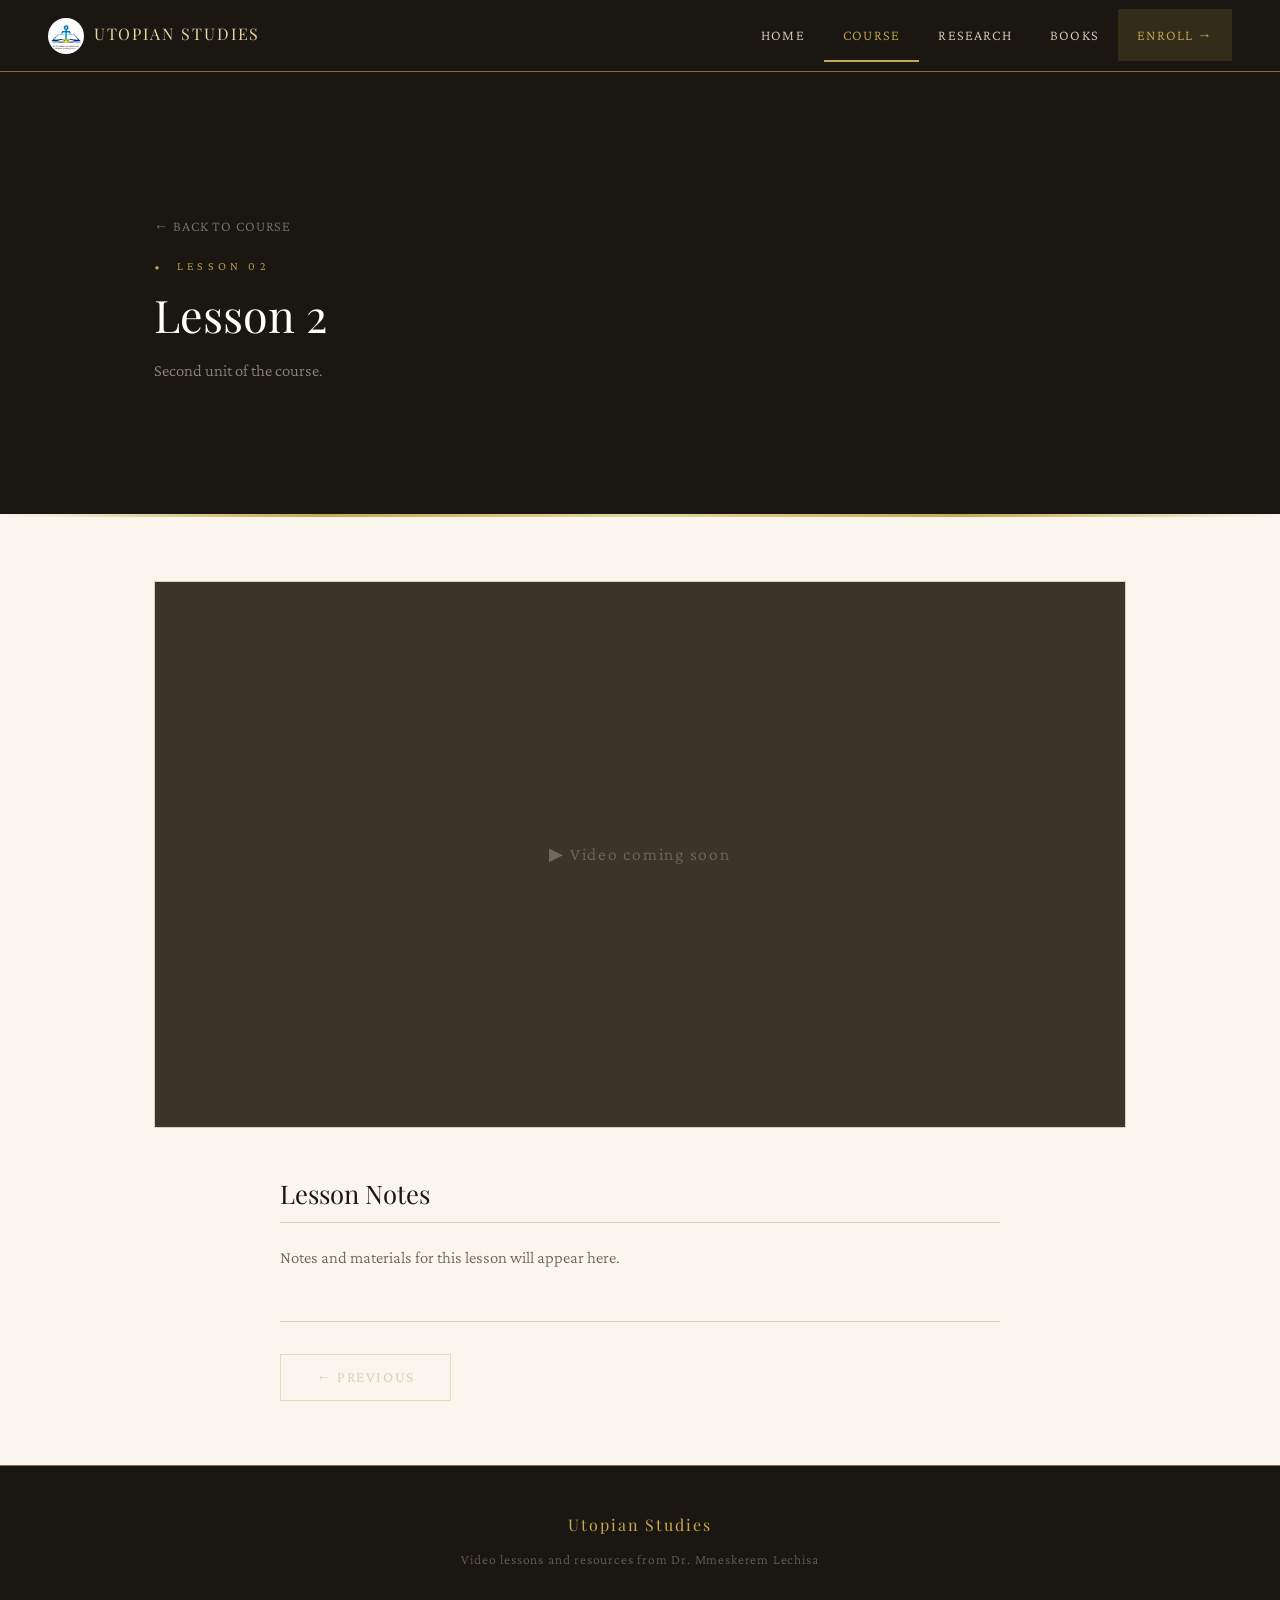
<file: lessons/004-lesson-2.html>
<!DOCTYPE html>
<html lang="en">
<head>
<meta charset="UTF-8">
<meta name="viewport" content="width=device-width, initial-scale=1">
<title>Lesson 2 | Utopian Studies</title>
<link rel="preconnect" href="https://fonts.googleapis.com">
<link href="https://fonts.googleapis.com/css2?family=Playfair+Display:ital,wght@0,400;0,600;1,400&family=Crimson+Pro:ital,wght@0,300;0,400;0,500;1,300;1,400&display=swap" rel="stylesheet">
<link rel="stylesheet" href="../css/style.css">
</head>
<body>
<nav>
  <a class="nav-brand" href="../index.html"><img src="../images/logo.jpg" alt="Utopia Printing Press logo" class="nav-logo">Utopian Studies</a>
  <button class="nav-toggle" aria-label="Toggle menu">☰</button>
  <ul class="nav-links">
    <li><a href="../index.html">Home</a></li>
    <li><a href="../course.html" class="active">Course</a></li>
    <li><a href="../about.html">Research</a></li>
    <li><a href="../books.html">Books</a></li>
    <li><a href="../enroll.html" class="nav-enroll">Enroll →</a></li>
  </ul>
</nav>
<div class="page-hero-dark">
  <div class="section">
    <div class="lesson-breadcrumb"><a href="../course.html">← Back to Course</a></div>
    <div class="section-label" style="color:var(--gold)">Lesson 02</div>
    <h1 class="page-hero-title">Lesson 2</h1>
    <p class="page-hero-desc">Second unit of the course.</p>
  </div>
</div>
<div class="gold-divider"></div>
<div class="section lesson-body">
  <div class="video-placeholder">
    <div class="video-inner">&#9654; Video coming soon</div>
  </div>
  <div class="lesson-notes">
    <h2>Lesson Notes</h2>
    <p>Notes and materials for this lesson will appear here.</p>
  </div>
  <div class="lesson-nav">
    <a href="003-lesson-1c.html" class="btn-outline">← Previous</a>
    <span></span>
  </div>
</div>
<footer>
  <div class="footer-brand">Utopian Studies</div>
  <p>Video lessons and resources from Dr. Mmeskerem Lechisa</p>
</footer>
<script src="../js/nav.js"></script>
</body>
</html>
</file>
<file: css/style.css>
/* =============================================
   Utopian Studies — Main Stylesheet
   ============================================= */

*{margin:0;padding:0;box-sizing:border-box}

:root{
  --gold:#C9A84C;
  --gold-light:#E8D5A0;
  --gold-dark:#8A6E2F;
  --ink:#1A1612;
  --ink-mid:#3D3328;
  --ink-soft:#6B5E4E;
  --parchment:#FAF6EE;
  --parchment-dark:#F0E9D8;
  --parchment-border:#DDD0B8;
  --white:#FFFEF9;
}

html{scroll-behavior:smooth}

body{
  background:var(--parchment);
  font-family:'Crimson Pro',Georgia,serif;
  font-weight:300;
  color:var(--ink);
  min-height:100vh;
  overflow-x:hidden;
  font-size:17px;
}

/* ---- NAVIGATION ---- */
nav{
  background:var(--ink);
  padding:0 3rem;
  display:flex;
  align-items:center;
  justify-content:space-between;
  position:sticky;
  top:0;
  z-index:100;
  border-bottom:1px solid var(--gold-dark);
}

.nav-brand{
  font-family:'Playfair Display',serif;
  font-size:1rem;
  color:var(--gold-light);
  letter-spacing:0.12em;
  text-transform:uppercase;
  padding:1.1rem 0;
  font-weight:400;
  text-decoration:none;
  white-space:nowrap;
}

.nav-links{
  display:flex;
  gap:0;
  list-style:none;
}

.nav-links li a{
  display:block;
  padding:1.1rem 1.2rem;
  font-family:'Crimson Pro',serif;
  font-size:0.9rem;
  letter-spacing:0.08em;
  color:var(--parchment-border);
  text-decoration:none;
  text-transform:uppercase;
  transition:color 0.2s,background 0.2s;
  white-space:nowrap;
}

.nav-links li a:hover{
  color:var(--gold-light);
  background:rgba(201,168,76,0.08);
}

.nav-links li a.active{
  color:var(--gold);
  border-bottom:2px solid var(--gold);
}

.nav-enroll{
  background:rgba(201,168,76,0.15);
  color:var(--gold) !important;
}

.nav-enroll:hover{
  background:rgba(201,168,76,0.25) !important;
}

/* Mobile nav toggle */
.nav-toggle{
  display:none;
  background:none;
  border:1px solid rgba(201,168,76,0.3);
  color:var(--gold);
  font-size:1.2rem;
  padding:0.4rem 0.7rem;
  cursor:pointer;
}

/* ---- HERO ---- */
.hero{
  min-height:82vh;
  display:flex;
  align-items:center;
  position:relative;
  overflow:hidden;
  background:var(--ink);
}

.hero-bg-pattern{
  position:absolute;
  inset:0;
  opacity:0.04;
  background-image:
    repeating-linear-gradient(45deg,var(--gold) 0,var(--gold) 1px,transparent 0,transparent 50%),
    repeating-linear-gradient(-45deg,var(--gold) 0,var(--gold) 1px,transparent 0,transparent 50%);
  background-size:40px 40px;
}

.hero-ornament{
  position:absolute;
  top:50%;
  right:8%;
  transform:translateY(-50%);
  width:340px;
  height:340px;
  border:1px solid rgba(201,168,76,0.15);
  border-radius:50%;
  display:flex;
  align-items:center;
  justify-content:center;
  pointer-events:none;
}

.hero-ornament::before{
  content:'';
  position:absolute;
  width:280px;
  height:280px;
  border:1px solid rgba(201,168,76,0.1);
  border-radius:50%;
}

.hero-ornament::after{
  content:'✦';
  font-size:5rem;
  color:rgba(201,168,76,0.18);
  line-height:1;
}

.hero-content{
  position:relative;
  z-index:2;
  max-width:660px;
  padding:5rem 3rem 5rem 4rem;
}

.hero-eyebrow{
  font-family:'Crimson Pro',serif;
  font-size:0.8rem;
  letter-spacing:0.3em;
  color:var(--gold);
  text-transform:uppercase;
  margin-bottom:1.4rem;
  display:flex;
  align-items:center;
  gap:1rem;
}

.hero-eyebrow::before{
  content:'';
  display:inline-block;
  width:40px;
  height:1px;
  background:var(--gold);
  flex-shrink:0;
}

.hero-amharic{
  font-family:'Playfair Display',serif;
  font-style:italic;
  font-size:1.4rem;
  color:var(--gold-light);
  margin-bottom:0.6rem;
  opacity:0.7;
  line-height:1.4;
}

.hero-title{
  font-family:'Playfair Display',serif;
  font-size:3.4rem;
  font-weight:400;
  color:var(--white);
  line-height:1.15;
  margin-bottom:1.6rem;
  letter-spacing:-0.01em;
}

.hero-title em{
  font-style:italic;
  color:var(--gold-light);
}

.hero-desc{
  font-size:1.15rem;
  color:rgba(250,246,238,0.65);
  line-height:1.8;
  margin-bottom:2.4rem;
  max-width:500px;
  font-weight:300;
}

.hero-author{
  font-size:0.9rem;
  color:var(--gold);
  letter-spacing:0.1em;
  margin-bottom:2.6rem;
  font-style:italic;
}

.hero-ctas{
  display:flex;
  gap:1rem;
  flex-wrap:wrap;
}

/* ---- BUTTONS ---- */
.btn-primary{
  background:var(--gold);
  color:var(--ink);
  border:none;
  padding:0.85rem 2.2rem;
  font-family:'Crimson Pro',serif;
  font-size:0.95rem;
  font-weight:500;
  letter-spacing:0.1em;
  text-transform:uppercase;
  cursor:pointer;
  transition:background 0.2s,transform 0.15s;
  text-decoration:none;
  display:inline-block;
}

.btn-primary:hover{background:var(--gold-light);transform:translateY(-1px)}

.btn-outline{
  background:transparent;
  color:var(--parchment-border);
  border:1px solid rgba(201,168,76,0.35);
  padding:0.85rem 2.2rem;
  font-family:'Crimson Pro',serif;
  font-size:0.95rem;
  font-weight:400;
  letter-spacing:0.1em;
  text-transform:uppercase;
  cursor:pointer;
  transition:border-color 0.2s,color 0.2s,transform 0.15s;
  text-decoration:none;
  display:inline-block;
}

.btn-outline:hover{border-color:var(--gold);color:var(--gold);transform:translateY(-1px)}

.btn-dark{
  background:var(--ink);
  color:var(--gold-light);
  border:none;
  padding:0.95rem 2.8rem;
  font-family:'Crimson Pro',serif;
  font-size:1rem;
  font-weight:500;
  letter-spacing:0.12em;
  text-transform:uppercase;
  cursor:pointer;
  transition:background 0.2s,transform 0.15s;
  text-decoration:none;
  display:inline-block;
}

.btn-dark:hover{background:var(--ink-mid);transform:translateY(-1px)}

/* ---- DIVIDER ---- */
.gold-divider{
  height:3px;
  background:linear-gradient(90deg,transparent,var(--gold),var(--gold-light),var(--gold),transparent);
}

/* ---- SECTIONS ---- */
.section{
  padding:5rem 4rem;
  max-width:1100px;
  margin:0 auto;
}

.section-label{
  font-size:0.75rem;
  letter-spacing:0.35em;
  text-transform:uppercase;
  color:var(--gold-dark);
  margin-bottom:0.9rem;
  display:flex;
  align-items:center;
  gap:0.8rem;
}

.section-label::before{content:'⬥';font-size:0.6rem}

.section-title{
  font-family:'Playfair Display',serif;
  font-size:2.2rem;
  font-weight:400;
  color:var(--ink);
  line-height:1.2;
  margin-bottom:1rem;
}

.section-title em{font-style:italic;color:var(--gold-dark)}

/* ---- LEARN GRID ---- */
.learn-grid{
  display:grid;
  grid-template-columns:repeat(2,1fr);
  gap:1.5px;
  margin-top:3rem;
  background:var(--parchment-border);
  border:1.5px solid var(--parchment-border);
}

.learn-card{
  background:var(--white);
  padding:2rem 2.2rem;
  transition:background 0.2s;
}

.learn-card:hover{background:var(--parchment)}

.learn-num{
  font-family:'Playfair Display',serif;
  font-size:3rem;
  font-weight:400;
  color:var(--parchment-dark);
  line-height:1;
  margin-bottom:1rem;
}

.learn-card h3{
  font-family:'Playfair Display',serif;
  font-size:1.15rem;
  font-weight:400;
  color:var(--ink-mid);
  margin-bottom:0.6rem;
  line-height:1.3;
}

.learn-card p{
  font-size:1rem;
  color:var(--ink-soft);
  line-height:1.7;
}

/* ---- FORMAT SECTION ---- */
.format-section{
  background:var(--parchment-dark);
  border-top:1px solid var(--parchment-border);
  border-bottom:1px solid var(--parchment-border);
}

.format-section-inner{padding-top:5rem;padding-bottom:5rem}

.format-grid{
  display:grid;
  grid-template-columns:repeat(3,1fr);
  gap:0;
  margin-top:3rem;
  border:1px solid var(--parchment-border);
  background:var(--parchment-border);
}

.format-card{
  background:var(--white);
  padding:2.4rem 2rem;
  text-align:center;
}

.format-icon{
  font-size:1.8rem;
  color:var(--gold-dark);
  margin-bottom:1.2rem;
}

.format-card h3{
  font-family:'Playfair Display',serif;
  font-size:1.1rem;
  font-weight:400;
  color:var(--ink-mid);
  margin-bottom:0.7rem;
}

.format-card p{
  font-size:0.95rem;
  color:var(--ink-soft);
  line-height:1.7;
}

/* ---- REGISTER SECTION ---- */
.register-section{
  background:var(--gold);
  padding:5rem 4rem;
  text-align:center;
}

.register-section h1,
.register-section h2{
  font-family:'Playfair Display',serif;
  font-size:2.4rem;
  font-weight:400;
  color:var(--ink);
  margin-bottom:0.8rem;
}

.register-section p{
  font-size:1.1rem;
  color:var(--ink-mid);
  margin-bottom:2.5rem;
  max-width:480px;
  margin-left:auto;
  margin-right:auto;
  line-height:1.7;
}

/* ---- PAGE HERO DARK ---- */
.page-hero-dark{
  background:var(--ink);
  padding:4rem 0 3rem;
}

.page-hero-title{
  font-family:'Playfair Display',serif;
  font-size:2.8rem;
  font-weight:400;
  color:var(--white);
  line-height:1.2;
  margin-top:0.5rem;
}

.page-hero-desc{
  color:rgba(240,233,216,0.55);
  font-size:1.05rem;
  margin-top:1rem;
  max-width:560px;
  line-height:1.7;
}

/* ---- LESSONS ---- */
.lessons-bg{
  background:var(--ink);
  padding:4rem 0;
}

.lessons-inner{
  max-width:1100px;
  margin:0 auto;
  padding:0 4rem;
}

.what-youll-learn{
  margin-bottom:3rem;
}

.learn-bullets{
  list-style:none;
  margin-top:1.2rem;
  display:flex;
  flex-direction:column;
  gap:0.8rem;
}

.learn-bullets li{
  color:rgba(240,233,216,0.65);
  font-size:1.05rem;
  line-height:1.6;
  padding-left:1.5rem;
  position:relative;
}

.learn-bullets li::before{
  content:'⬥';
  position:absolute;
  left:0;
  color:var(--gold);
  font-size:0.7rem;
  top:0.35em;
}

.learn-bullets li em{color:var(--gold-light);font-style:italic}

.lessons-list{
  margin-top:1.5rem;
  display:flex;
  flex-direction:column;
  gap:0;
  border:1px solid rgba(201,168,76,0.2);
}

.lesson-row{
  display:flex;
  align-items:center;
  gap:2rem;
  padding:1.5rem 2rem;
  border-bottom:1px solid rgba(201,168,76,0.12);
  cursor:pointer;
  transition:background 0.2s;
  text-decoration:none;
  color:inherit;
}

.lesson-row:last-child{border-bottom:none}

.lesson-row:hover{background:rgba(201,168,76,0.07)}

.lesson-num{
  font-family:'Playfair Display',serif;
  font-size:1.6rem;
  font-weight:400;
  color:var(--gold);
  min-width:2.5rem;
  opacity:0.7;
}

.lesson-info{flex:1}

.lesson-title{
  font-family:'Playfair Display',serif;
  font-size:1.05rem;
  color:var(--parchment-border);
  font-weight:400;
  margin-bottom:0.2rem;
}

.lesson-sub{
  font-size:0.88rem;
  color:rgba(240,233,216,0.4);
  letter-spacing:0.05em;
}

.lesson-arrow{
  color:var(--gold);
  opacity:0.5;
  font-size:1.2rem;
  transition:opacity 0.2s,transform 0.2s;
}

.lesson-row:hover .lesson-arrow{opacity:1;transform:translateX(4px)}

.lesson-badge{
  font-size:0.72rem;
  letter-spacing:0.1em;
  text-transform:uppercase;
  padding:0.3rem 0.8rem;
  color:var(--gold);
  border:1px solid rgba(201,168,76,0.3);
}

/* ---- LESSON DETAIL PAGE ---- */
.lesson-breadcrumb{
  margin-bottom:1.5rem;
}

.lesson-breadcrumb a{
  color:rgba(240,233,216,0.45);
  font-size:0.9rem;
  letter-spacing:0.06em;
  text-decoration:none;
  text-transform:uppercase;
  transition:color 0.2s;
}

.lesson-breadcrumb a:hover{color:var(--gold)}

.lesson-body{padding-top:4rem;padding-bottom:4rem}

.video-placeholder{
  width:100%;
  aspect-ratio:16/9;
  background:var(--ink-mid);
  display:flex;
  align-items:center;
  justify-content:center;
  margin-bottom:3rem;
  border:1px solid var(--parchment-border);
}

.video-placeholder iframe{
  width:100%;
  height:100%;
  border:none;
  display:block;
}

.video-inner{
  color:rgba(240,233,216,0.3);
  font-size:1.1rem;
  letter-spacing:0.1em;
  text-align:center;
}

.lesson-notes{
  max-width:720px;
  margin:0 auto;
}

.lesson-notes h2{
  font-family:'Playfair Display',serif;
  font-size:1.6rem;
  font-weight:400;
  color:var(--ink);
  margin-bottom:1.2rem;
  padding-bottom:0.8rem;
  border-bottom:1px solid var(--parchment-border);
}

.lesson-notes h3{
  font-family:'Playfair Display',serif;
  font-size:1.2rem;
  font-weight:400;
  color:var(--ink-mid);
  margin:2rem 0 0.8rem;
}

.lesson-notes p{
  font-size:1.05rem;
  color:var(--ink-soft);
  line-height:1.8;
  margin-bottom:1rem;
}

.lesson-notes ul,.lesson-notes ol{
  margin:0.5rem 0 1.2rem 1.5rem;
  color:var(--ink-soft);
  line-height:1.8;
  font-size:1.05rem;
}

.lesson-notes li{margin-bottom:0.4rem}

.lesson-nav{
  display:flex;
  justify-content:space-between;
  align-items:center;
  max-width:720px;
  margin:3rem auto 0;
  padding-top:2rem;
  border-top:1px solid var(--parchment-border);
  gap:1rem;
}

/* ---- ABOUT PAGE ---- */
.about-layout{
  display:grid;
  grid-template-columns:1fr 1.8fr;
  gap:4rem;
  align-items:start;
  margin-top:3rem;
}

.about-portrait{
  background:var(--parchment-dark);
  border:1px solid var(--parchment-border);
  aspect-ratio:3/4;
  display:flex;
  flex-direction:column;
  align-items:center;
  justify-content:center;
  gap:1rem;
}

.portrait-initials{
  font-family:'Playfair Display',serif;
  font-size:4rem;
  color:var(--gold-dark);
  opacity:0.4;
}

.portrait-caption{
  font-size:0.85rem;
  letter-spacing:0.15em;
  text-transform:uppercase;
  color:var(--ink-soft);
}

.about-body h3{
  font-family:'Playfair Display',serif;
  font-size:1.4rem;
  font-weight:400;
  color:var(--ink);
  margin:2rem 0 0.8rem;
}

.about-body h3:first-child{margin-top:0}

.about-body p{
  font-size:1.05rem;
  color:var(--ink-soft);
  line-height:1.8;
  margin-bottom:1rem;
}

.pub-list{
  list-style:none;
  display:flex;
  flex-direction:column;
  gap:1rem;
}

.pub-list li{
  padding:1.2rem;
  border-left:3px solid var(--gold);
  background:var(--parchment-dark);
}

.pub-title{
  font-family:'Playfair Display',serif;
  font-size:1rem;
  color:var(--ink-mid);
  margin-bottom:0.3rem;
}

.pub-meta{
  font-size:0.88rem;
  color:var(--ink-soft);
  font-style:italic;
}

/* ---- BOOKS PAGE ---- */
.books-grid{
  display:grid;
  grid-template-columns:repeat(3,1fr);
  gap:2rem;
  margin-top:3rem;
}

.book-card{display:flex;flex-direction:column}

.book-cover{
  aspect-ratio:2/3;
  background:var(--ink-mid);
  display:flex;
  align-items:center;
  justify-content:center;
  padding:1.5rem;
  margin-bottom:1rem;
  position:relative;
  overflow:hidden;
}

.book-cover::before{
  content:'';
  position:absolute;
  top:0;right:0;bottom:0;
  width:8px;
  background:rgba(201,168,76,0.25);
}

.book-cover-text{
  font-family:'Playfair Display',serif;
  font-size:1rem;
  font-style:italic;
  color:var(--gold-light);
  text-align:center;
  line-height:1.5;
  opacity:0.7;
}

.book-title{
  font-family:'Playfair Display',serif;
  font-size:1rem;
  color:var(--ink-mid);
  margin-bottom:0.3rem;
}

.book-meta{
  font-size:0.88rem;
  color:var(--ink-soft);
  font-style:italic;
}

/* ---- FOOTER ---- */
footer{
  background:var(--ink);
  padding:3rem 4rem;
  text-align:center;
  border-top:1px solid var(--gold-dark);
}

footer p{
  font-size:0.85rem;
  color:rgba(240,233,216,0.35);
  letter-spacing:0.06em;
  line-height:1.8;
}

.footer-brand{
  font-family:'Playfair Display',serif;
  font-size:1rem;
  color:var(--gold);
  margin-bottom:0.8rem;
  letter-spacing:0.12em;
}

/* ---- RESPONSIVE ---- */
@media(max-width:900px){
  nav{padding:0 1.5rem}
  .nav-toggle{display:block}
  .nav-links{
    display:none;
    position:absolute;
    top:100%;
    left:0;right:0;
    background:var(--ink);
    flex-direction:column;
    border-top:1px solid var(--gold-dark);
    border-bottom:1px solid var(--gold-dark);
  }
  .nav-links.open{display:flex}
  .nav-links li a{padding:1rem 2rem;border-bottom:1px solid rgba(201,168,76,0.1)}
  .nav-links li a.active{border-bottom:1px solid rgba(201,168,76,0.1)}

  .hero{min-height:auto}
  .hero-content{padding:3.5rem 1.5rem}
  .hero-title{font-size:2.4rem}
  .hero-ornament{display:none}

  .section{padding:3.5rem 1.5rem}
  .learn-grid{grid-template-columns:1fr}
  .format-grid{grid-template-columns:1fr}
  .books-grid{grid-template-columns:repeat(2,1fr)}
  .about-layout{grid-template-columns:1fr}
  .about-portrait{max-width:280px;aspect-ratio:1/1}

  .lessons-inner{padding:0 1.5rem}
  .lesson-row{padding:1.2rem 1rem;gap:1rem}
  .lesson-badge{display:none}

  .register-section{padding:4rem 1.5rem}
  footer{padding:3rem 1.5rem}

  .page-hero-dark .section{padding:3rem 1.5rem}
  .page-hero-title{font-size:2rem}
  .lesson-body{padding:3rem 1.5rem}
  .lesson-nav{flex-direction:column;align-items:stretch;text-align:center}
}

@media(max-width:540px){
  .hero-title{font-size:2rem}
  .section-title{font-size:1.8rem}
  .books-grid{grid-template-columns:1fr}
  .hero-ctas{flex-direction:column}
  .hero-ctas .btn-primary,
  .hero-ctas .btn-outline{text-align:center}
}

/* ---- LANGUAGE TOGGLE ---- */
.lang-btn{
  background:rgba(201,168,76,0.15);
  color:var(--gold);
  border:1px solid rgba(201,168,76,0.3);
  padding:0.5rem 1rem;
  font-family:'Crimson Pro',serif;
  font-size:0.85rem;
  letter-spacing:0.1em;
  cursor:pointer;
  transition:background 0.2s,color 0.2s;
  margin-left:0.5rem;
}
.lang-btn:hover{background:rgba(201,168,76,0.3);color:var(--gold-light)}

/* ---- SOCIAL BAR ---- */
.social-bar{background:#111;border-top:1px solid rgba(201,168,76,0.2);padding:1.2rem 4rem}
.social-inner{max-width:1100px;margin:0 auto;display:flex;align-items:center;justify-content:center}
.social-links{display:flex;gap:2rem;flex-wrap:wrap;justify-content:center}
.social-link{display:flex;align-items:center;gap:0.5rem;color:rgba(240,233,216,0.35);text-decoration:none;font-family:'Crimson Pro',serif;font-size:0.88rem;letter-spacing:0.08em;text-transform:uppercase;transition:color 0.2s}
.social-link:hover{color:var(--gold)}
@media(max-width:600px){.social-bar{padding:1.2rem 1.5rem}.social-links{gap:1.2rem}}

/* ---- LOGO ---- */
.nav-logo{height:36px;width:36px;object-fit:contain;border-radius:50%;margin-right:0.6rem;vertical-align:middle;flex-shrink:0}
.footer-logo{height:48px;width:48px;object-fit:contain;border-radius:50%;margin:0 auto 0.8rem;display:block}
.footer-brand{display:flex;flex-direction:column;align-items:center}
</file>
